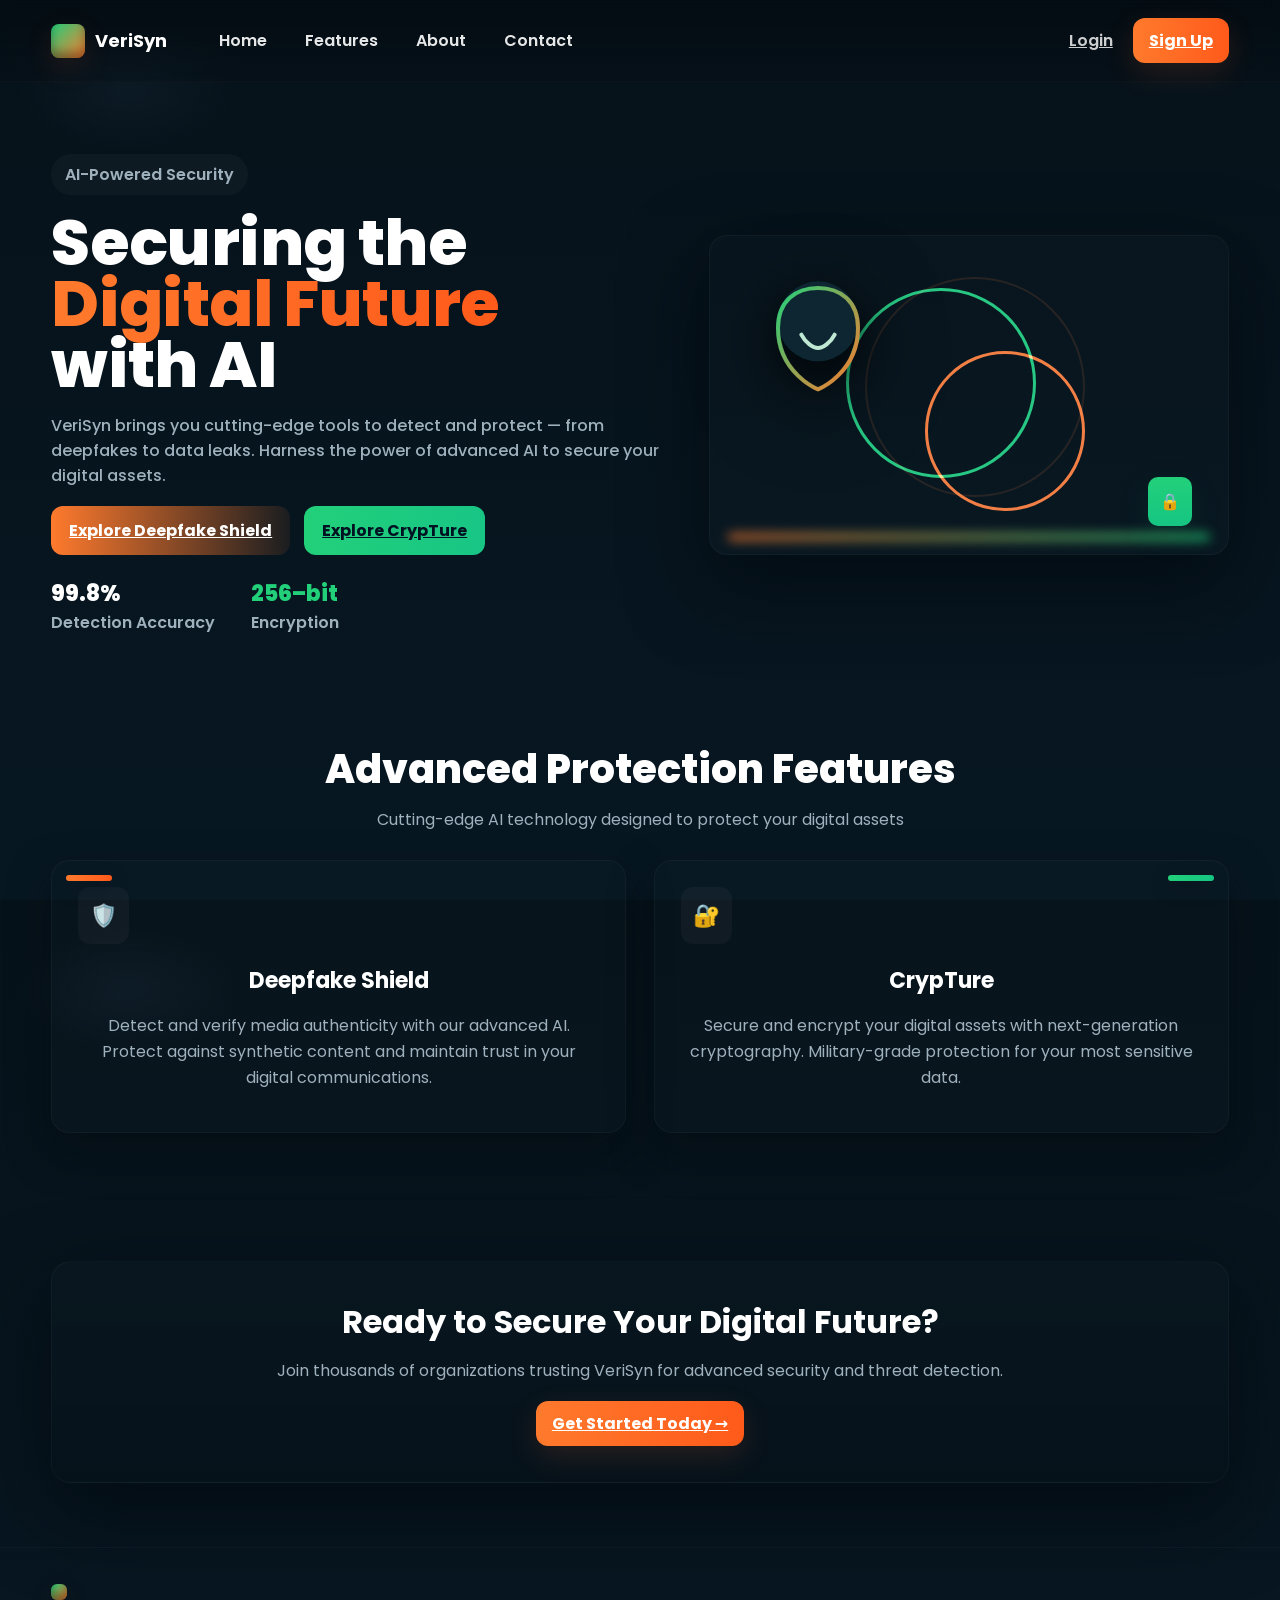
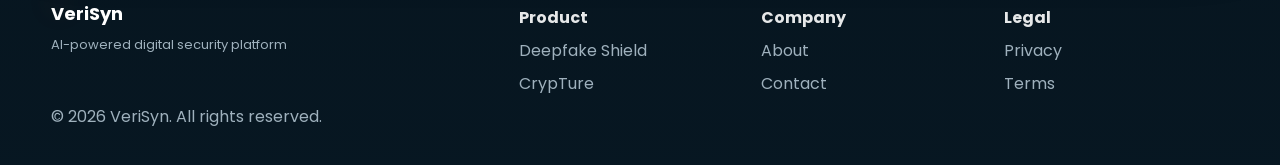
<file: index.html>
<!doctype html>
<html lang="en">
<head>
  <meta charset="utf-8" />
  <meta name="viewport" content="width=device-width,initial-scale=1" />
  <title>VeriSyn — Securing the Digital Future</title>

  <!-- Poppins -->
  <link href="https://fonts.googleapis.com/css2?family=Poppins:wght@300;400;500;600;700;800&display=swap" rel="stylesheet">

  <link rel="stylesheet" href="css/landing_page.css">
</head>
<body>
  <!-- NAV -->
  <header class="site-header">
    <div class="container header-inner">
      <div class="brand">
        <div class="logo-dot" aria-hidden="true"></div>
        <span class="brand-text">VeriSyn</span>
      </div>

      <nav id="mainNav" class="main-nav" aria-label="Main navigation">
        <a href="#home" class="nav-link">Home</a>
        <a href="feature.html" class="nav-link">Features</a>
        <a href="about.html" class="nav-link">About</a>
        <a href="contact.html" class="nav-link">Contact</a>
      </nav>

      <div class="header-actions">
    <a class="link-btn" href="login.html">Login</a>
    <a class="btn btn-primary" href="signup.html">Sign Up</a>

    <button id="mobileToggle" class="mobile-toggle" aria-label="Toggle menu" aria-expanded="false">
        <span></span><span></span><span></span>
    </button>
</div>

    </div>
  </header>

  <!-- MAIN -->
  <main>
    <!-- HERO -->
    <section id="home" class="hero">
      <div class="container hero-grid">
        <div class="hero-left">
          <div class="pill">AI-Powered Security</div>

          <h1 class="hero-title">
            Securing the <span class="accent">Digital Future</span><br/>with AI
          </h1>

          <p class="hero-sub">
            VeriSyn brings you cutting-edge tools to detect and protect — from deepfakes to data leaks.
            Harness the power of advanced AI to secure your digital assets.
          </p>

          <div class="hero-cta">
            <a class="btn btn-ghost" href="home.html">Explore Deepfake Shield </a>
            <a class="btn btn-green" href="upload.html">Explore CrypTure </a>
          </div>

          <div class="hero-stats">
            <div class="stat">
              <div class="stat-value">99.8%</div>
              <div class="stat-label">Detection Accuracy</div>
            </div>
            <div class="stat">
              <div class="stat-value green">256–bit</div>
              <div class="stat-label">Encryption</div>
            </div>
          </div>
        </div>

        <div class="hero-right" aria-hidden="true">
          <div class="device-mock">
            <!-- animated background rings -->
            <div class="rings">
              <div class="ring r1"></div>
              <div class="ring r2"></div>
              <div class="ring r3"></div>
            </div>

            <!-- shield svg -->
            <svg class="shield" viewBox="0 0 240 240" xmlns="http://www.w3.org/2000/svg" aria-hidden>
              <defs>
                <linearGradient id="g1" x1="0" x2="1" y1="0" y2="1">
                  <stop offset="0" stop-color="#22d07a"/>
                  <stop offset="1" stop-color="#ff7a2d"/>
                </linearGradient>
                <filter id="ds" x="-50%" y="-50%" width="200%" height="200%">
                  <feDropShadow dx="0" dy="20" stdDeviation="30" flood-color="#000" flood-opacity="0.5"/>
                </filter>
              </defs>

              <g filter="url(#ds)">
                <circle cx="120" cy="86" r="60" fill="#0b2833" opacity="0.98"/>
                <path d="M120 36c34 0 60 20 60 60 0 68-60 92-60 92s-60-24-60-92c0-40 26-60 60-60z"
                      fill="none" stroke="url(#g1)" stroke-width="6" stroke-linecap="round" stroke-linejoin="round"/>
                <path d="M95 106c6 12 18 20 25 20s19-8 25-20" fill="none" stroke="#bfe8d2" stroke-width="6" stroke-linecap="round"/>
              </g>
            </svg>

            <div class="lock-badge">🔒</div>
            <div class="device-bottom-glow"></div>
          </div>
        </div>
      </div>
    </section>

    <!-- FEATURES -->
    <section id="features" class="features">
      <div class="container features-inner">
        <h2 class="section-title">Advanced Protection Features</h2>
        <p class="section-sub">Cutting-edge AI technology designed to protect your digital assets</p>

        <div class="cards-grid">
          <article class="card card-orange">
            <div class="card-top">
              <div class="card-icon">🛡️</div>
            </div>
            <h3>Deepfake Shield</h3>
            <p>Detect and verify media authenticity with our advanced AI. Protect against synthetic content and maintain trust in your digital communications.</p>
          </article>

          <article class="card card-green">
            <div class="card-top">
              <div class="card-icon">🔐</div>
            </div>
            <h3>CrypTure</h3>
            <p>Secure and encrypt your digital assets with next-generation cryptography. Military-grade protection for your most sensitive data.</p>
          </article>
        </div>
      </div>
    </section>

    <!-- CTA -->
    <section class="cta">
      <div class="container cta-inner">
        <h2>Ready to Secure Your Digital Future?</h2>
        <p>Join thousands of organizations trusting VeriSyn for advanced security and threat detection.</p>
        <div class="cta-actions">
          <a class="btn btn-primary large" href="#">Get Started Today →</a>
        </div>
      </div>
    </section>

    <!-- FOOTER -->
    <footer id="contact" class="site-footer">
      <div class="container footer-grid">
        <div class="f-col">
          <div class="brand-small"><div class="logo-dot small"></div><span class="brand-text">VeriSyn</span></div>
          <p class="muted">AI-powered digital security platform</p>
        </div>

        <div class="f-col">
          <h4>Product</h4>
          <a href="#">Deepfake Shield</a>
          <a href="#">CrypTure</a>
        </div>

        <div class="f-col">
          <h4>Company</h4>
          <a href="#">About</a>
          <a href="#">Contact</a>
        </div>

        <div class="f-col">
          <h4>Legal</h4>
          <a href="#">Privacy</a>
          <a href="#">Terms</a>
        </div>
      </div>

      <div class="container copyright">
        © <span id="year"></span> VeriSyn. All rights reserved.
      </div>
    </footer>
  </main>

  <script src="js/landing_page.js"></script>
</body>
</html>
</file>
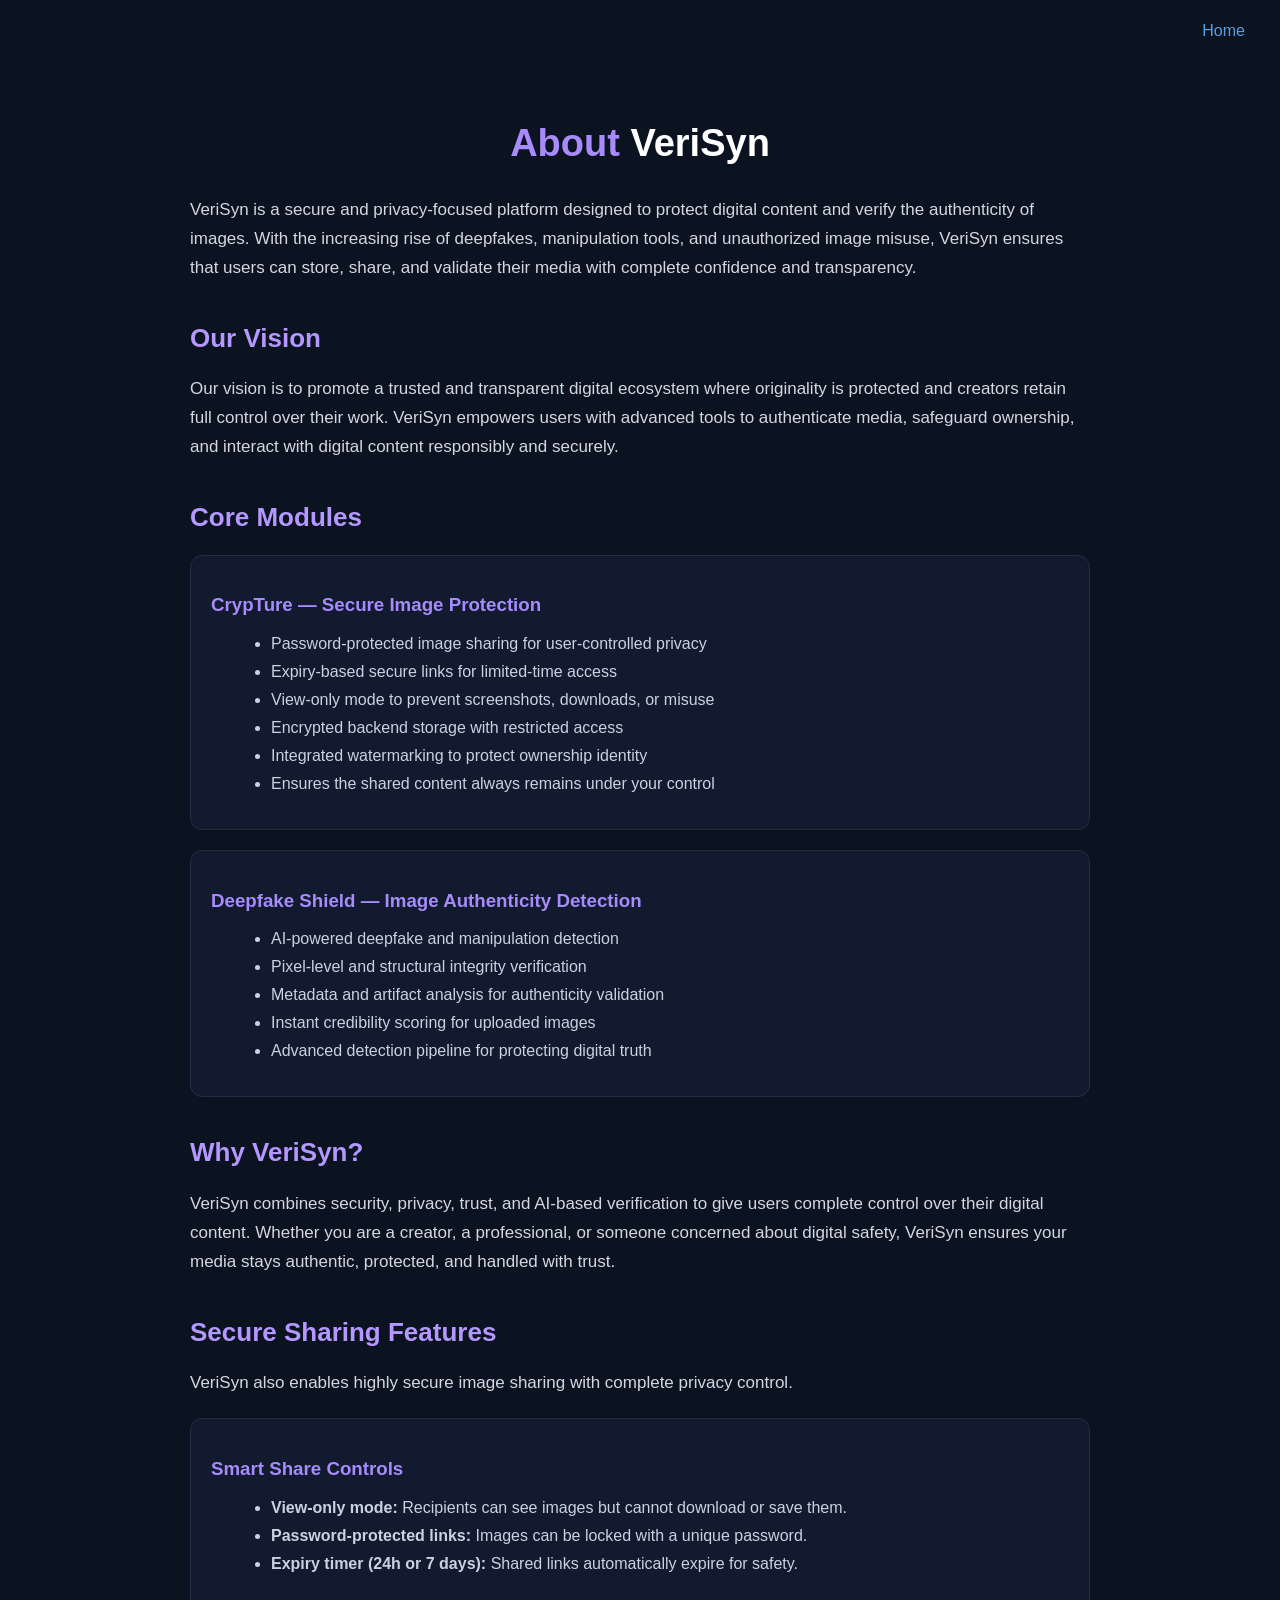
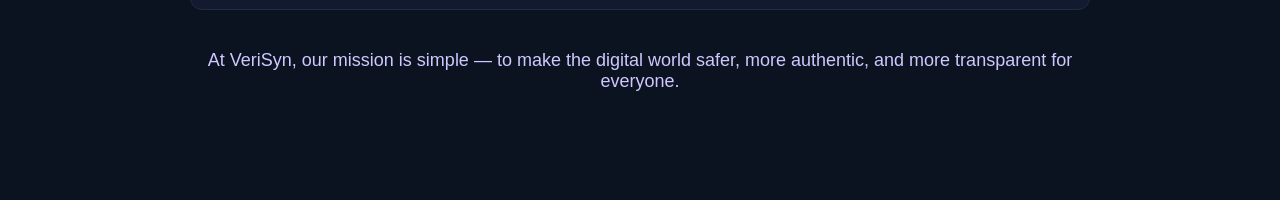
<file: about.html>
<!DOCTYPE html>
<html lang="en">

<head>
    <meta charset="UTF-8">
    <meta name="viewport" content="width=device-width, initial-scale=1.0">
    <title>About VeriSyn</title>
    <link rel="stylesheet" href="css/about.css">
</head>

<body>

    <!-- NAVBAR -->

    <!-- TOP RIGHT HOME -->
    <div class="top-nav">
        <a href="index.html">Home</a>
    </div>


    <!-- <nav class="navbar">
        <div class="logo">Verisyn</div>

        <div class="nav-links">
            <a href="index.html" class="header-btn">Home</a>
            <a href="about.html" class="header-btn active">About</a>
            <a href="login.html" class="btn-login">Login</a>
            <a href="signup.html" class="btn-signup">Sign Up</a>
        </div>
    </nav> -->

    <!-- ABOUT SECTION -->
    <section class="about-container">

        <h1 class="title"><span>About</span> VeriSyn</h1>

        <p class="about-text">
            VeriSyn is a secure and privacy-focused platform designed to protect digital content
            and verify the authenticity of images. With the increasing rise of deepfakes,
            manipulation tools, and unauthorized image misuse, VeriSyn ensures that users can
            store, share, and validate their media with complete confidence and transparency.
        </p>

        <h2 class="sub-heading">Our Vision</h2>
        <p class="about-text">
            Our vision is to promote a trusted and transparent digital ecosystem where originality
            is protected and creators retain full control over their work. VeriSyn empowers users with
            advanced tools to authenticate media, safeguard ownership, and interact with digital
            content responsibly and securely.
        </p>

        <h2 class="sub-heading">Core Modules</h2>

        <div class="module">
            <h3>CrypTure — Secure Image Protection</h3>
            <ul>
                <li>Password-protected image sharing for user-controlled privacy</li>
                <li>Expiry-based secure links for limited-time access</li>
                <li>View-only mode to prevent screenshots, downloads, or misuse</li>
                <li>Encrypted backend storage with restricted access</li>
                <li>Integrated watermarking to protect ownership identity</li>
                <li>Ensures the shared content always remains under your control</li>
            </ul>
        </div>

        <div class="module">
            <h3>Deepfake Shield — Image Authenticity Detection</h3>
            <ul>
                <li>AI-powered deepfake and manipulation detection</li>
                <li>Pixel-level and structural integrity verification</li>
                <li>Metadata and artifact analysis for authenticity validation</li>
                <li>Instant credibility scoring for uploaded images</li>
                <li>Advanced detection pipeline for protecting digital truth</li>
            </ul>
        </div>

        <h2 class="sub-heading">Why VeriSyn?</h2>
        <p class="about-text">
            VeriSyn combines security, privacy, trust, and AI-based verification to give users
            complete control over their digital content. Whether you are a creator, a professional,
            or someone concerned about digital safety, VeriSyn ensures your media stays authentic,
            protected, and handled with trust.
        </p>

        <!-- <p class="final-line">
            At VeriSyn, our mission is simple — to make the digital world safer, more authentic,
            and more transparent for everyone.
        </p> -->


        <!-- ⭐ NEW SECTION ADDED (NO CHANGES ABOVE THIS LINE) ⭐ -->
        <h2 class="sub-heading">Secure Sharing Features</h2>
        <p class="about-text">
            VeriSyn also enables highly secure image sharing with complete privacy control.
        </p>

        <div class="module">
            <h3>Smart Share Controls</h3>
            <ul>
                <li><strong>View-only mode:</strong> Recipients can see images but cannot download or save them.</li>
                <li><strong>Password-protected links:</strong> Images can be locked with a unique password.</li>
                <li><strong>Expiry timer (24h or 7 days):</strong> Shared links automatically expire for safety.</li>
            </ul>
        </div>
        <!-- END OF NEW SECTION -->
        <p class="final-line">
            At VeriSyn, our mission is simple — to make the digital world safer, more authentic,
            and more transparent for everyone.
        </p>

    </section>

</body>


</html>
</file>
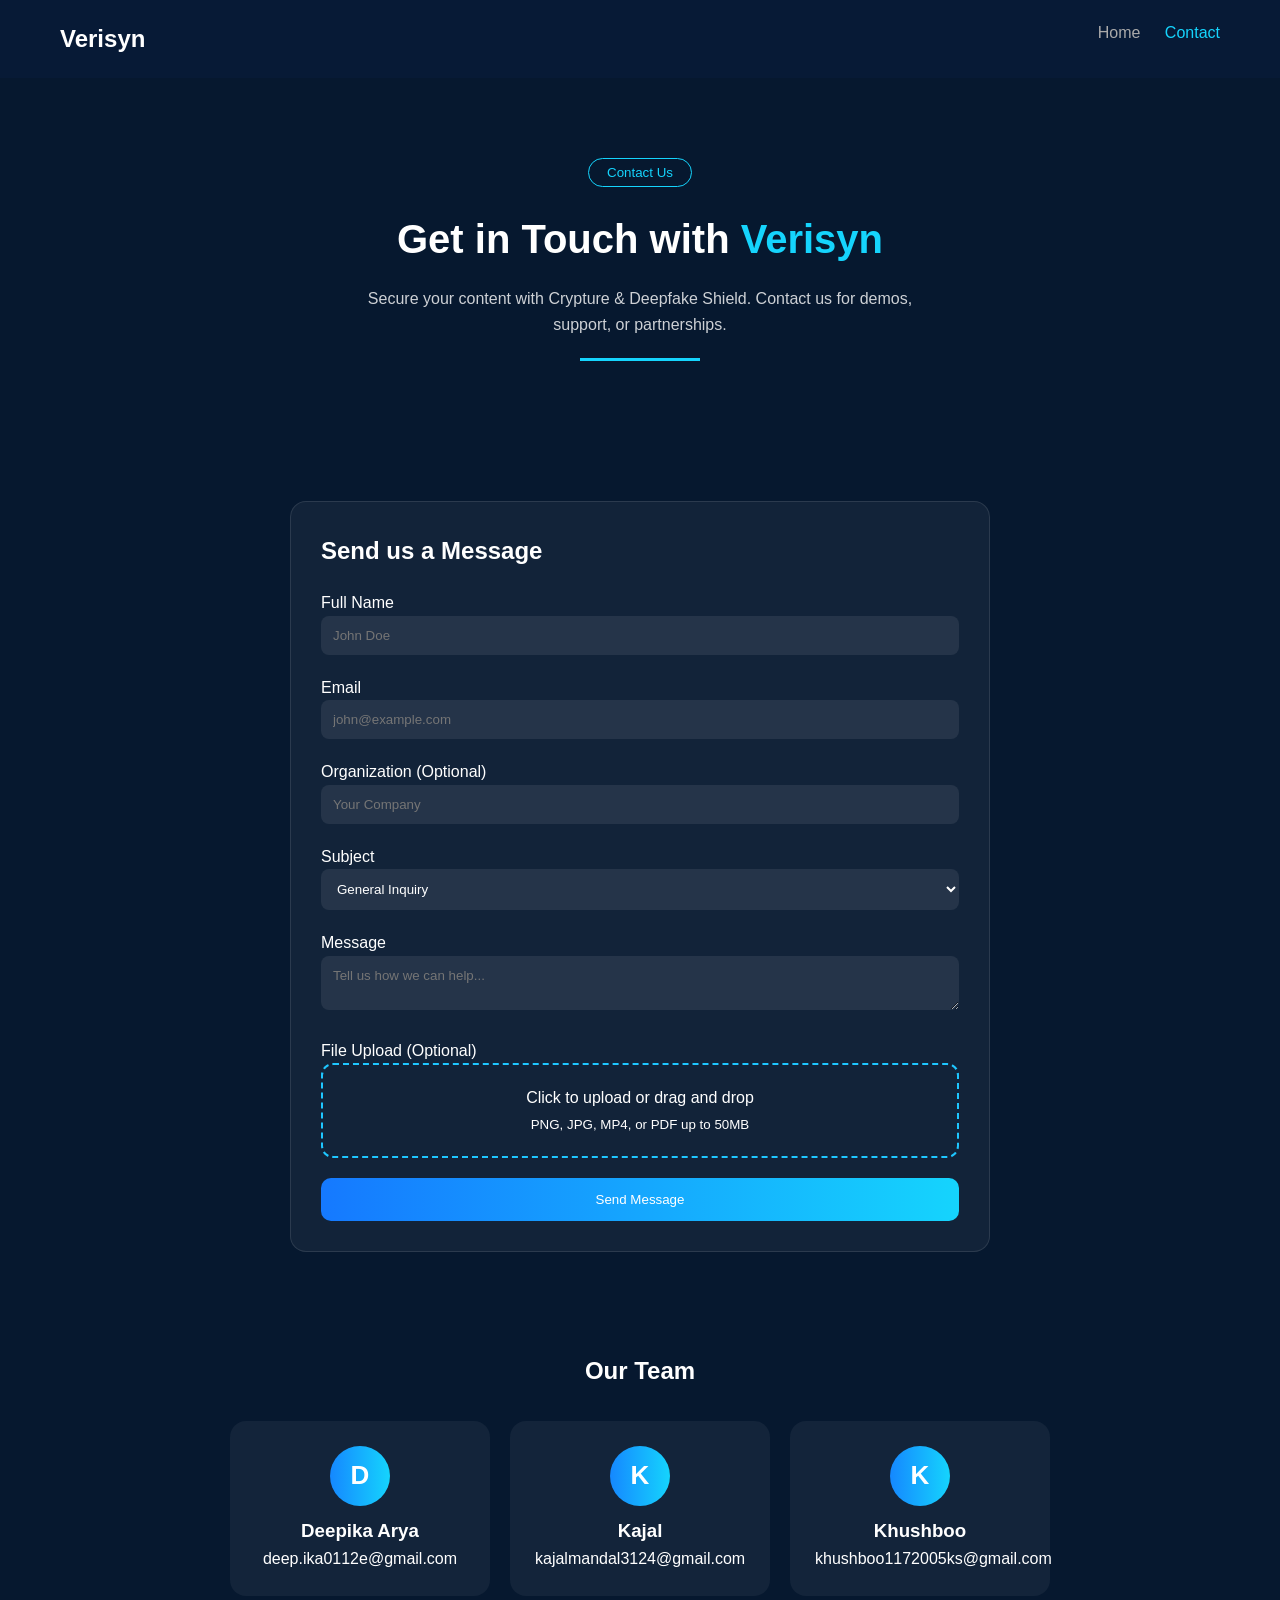
<file: contact.html>
<!DOCTYPE html>
<html lang="en">
<head>
    <meta charset="UTF-8">
    <meta name="viewport" content="width=device-width, initial-scale=1.0">
    <title>Verisyn - Contact</title>
    <link rel="stylesheet" href="css/contact.css">
</head>

<body>

    <!-- Navigation -->
    <header class="navbar">
        <div class="logo">Verisyn</div>
        <nav>
            <a href="index.html">Home</a>
            <a class="active" href="#">Contact</a>
        </nav>
    </header>

    <!-- Hero Section -->
    <section class="contact-hero fadeIn">
        <button class="small-btn">Contact Us</button>
        <h1>Get in Touch with <span>Verisyn</span></h1>
        <p>Secure your content with Crypture & Deepfake Shield. Contact us for demos, support, or partnerships.</p>
        <div class="line"></div>
    </section>

    <!-- Contact Form -->
    <section class="contact-container slideUp">
        <div class="contact-card">
            <h2>Send us a Message</h2>

            <form id="contactForm">
                <label>Full Name</label>
                <input type="text" placeholder="John Doe">

                <label>Email</label>
                <input type="email" placeholder="john@example.com">

                <label>Organization (Optional)</label>
                <input type="text" placeholder="Your Company">

                <label>Subject</label>
                <select>
                    <option>General Inquiry</option>
                    <option>Product Support</option>
                    <option>Demo Request</option>
                </select>

                <label>Message</label>
                <textarea placeholder="Tell us how we can help..."></textarea>

                <label>File Upload (Optional)</label>
                <div class="upload-box" id="uploadBox">
                    Click to upload or drag and drop  
                    <br>
                    <small>PNG, JPG, MP4, or PDF up to 50MB</small>
                    <input type="file" id="fileInput">
                </div>

                <button type="submit" class="send-btn">Send Message</button>
            </form>
        </div>
    </section>

    <!-- Team Section -->
    <section class="team-section fadeIn">
        <h2>Our Team</h2>

        <div class="team-grid">
            <div class="team-card">
                <div class="avatar">D</div>
                <h3>Deepika Arya</h3>
                <p>deep.ika0112e@gmail.com</p>
            </div>

            <div class="team-card">
                <div class="avatar">K</div>
                <h3>Kajal</h3>
                <p>kajalmandal3124@gmail.com</p>
            </div>

            <div class="team-card">
                <div class="avatar">K</div>
                <h3>Khushboo</h3>
                <p>khushboo1172005ks@gmail.com</p>
            </div>
        </div>
    </section>

    <script src="js/contact.js"></script>
</body>
</html>
</file>
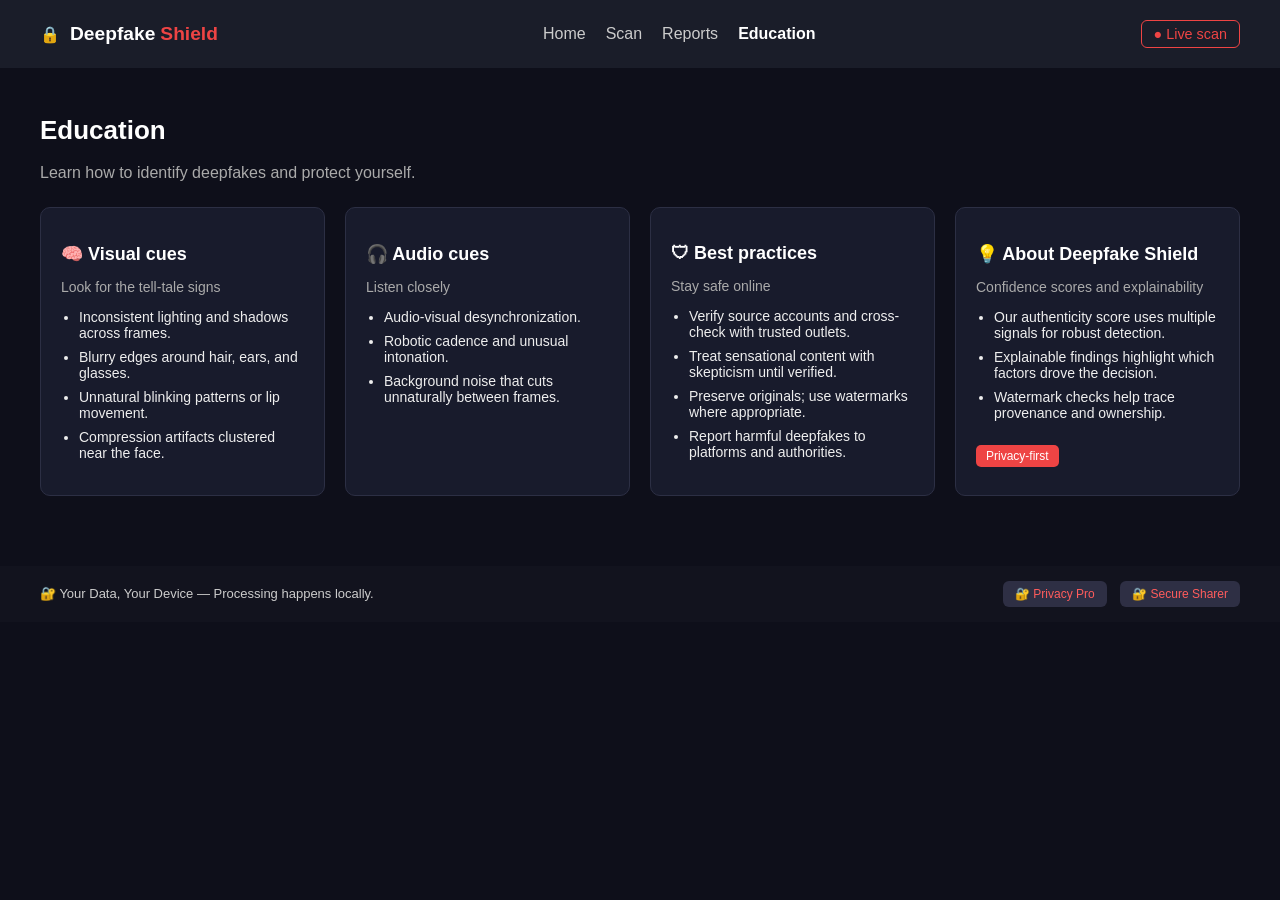
<file: education.html>
<!DOCTYPE html>
<html lang="en">
<head>
  <meta charset="UTF-8" />
  <meta name="viewport" content="width=device-width, initial-scale=1.0" />
  <title>Education - Deepfake Shield</title>
  <link rel="stylesheet" href="css/education.css" />
</head>
<body>
  <!-- Navbar -->
  <nav class="navbar">
  <div class="logo">
    <span class="lock-icon">🔒</span>
    <span class="brand-white">Deepfake</span>
    <span class="brand-red">Shield</span>
  </div>
  <ul class="nav-links">
    <li><a href="home.html">Home</a></li>
    <li><a href="scan.html">Scan</a></li>
    <li><a href="report.html">Reports</a></li>
    <li><a href="education.html" class="active">Education</a></li>
  </ul>
  <button class="live-scan">● Live scan</button>
</nav>
  <main class="content">
    <h1>Education</h1>
    <p class="subtext">Learn how to identify deepfakes and protect yourself.</p>

    <div class="card-grid">
      <div class="card">
        <h2>🧠 Visual cues</h2>
        <p class="desc">Look for the tell-tale signs</p>
        <ul>
          <li>Inconsistent lighting and shadows across frames.</li>
          <li>Blurry edges around hair, ears, and glasses.</li>
          <li>Unnatural blinking patterns or lip movement.</li>
          <li>Compression artifacts clustered near the face.</li>
        </ul>
      </div>

      <div class="card">
        <h2>🎧 Audio cues</h2>
        <p class="desc">Listen closely</p>
        <ul>
          <li>Audio-visual desynchronization.</li>
          <li>Robotic cadence and unusual intonation.</li>
          <li>Background noise that cuts unnaturally between frames.</li>
        </ul>
      </div>

      <div class="card">
        <h2>🛡 Best practices</h2>
        <p class="desc">Stay safe online</p>
        <ul>
          <li>Verify source accounts and cross-check with trusted outlets.</li>
          <li>Treat sensational content with skepticism until verified.</li>
          <li>Preserve originals; use watermarks where appropriate.</li>
          <li>Report harmful deepfakes to platforms and authorities.</li>
        </ul>
      </div>

      <div class="card">
        <h2>💡 About Deepfake Shield</h2>
        <p class="desc">Confidence scores and explainability</p>
        <ul>
          <li>Our authenticity score uses multiple signals for robust detection.</li>
          <li>Explainable findings highlight which factors drove the decision.</li>
          <li>Watermark checks help trace provenance and ownership.</li>
        </ul>
        <button class="badge">Privacy-first</button>
      </div>
    </div>
  </main>

  <footer class="footer">
    <span>🔐 Your Data, Your Device — Processing happens locally.</span>
    <div class="footer-buttons">
      <button class="btn">🔐 Privacy Pro</button>
      <button class="btn">🔐 Secure Sharer</button>
    </div>
  </footer>

  <script src="js/education.js"></script>
</body>
</html>
</file>
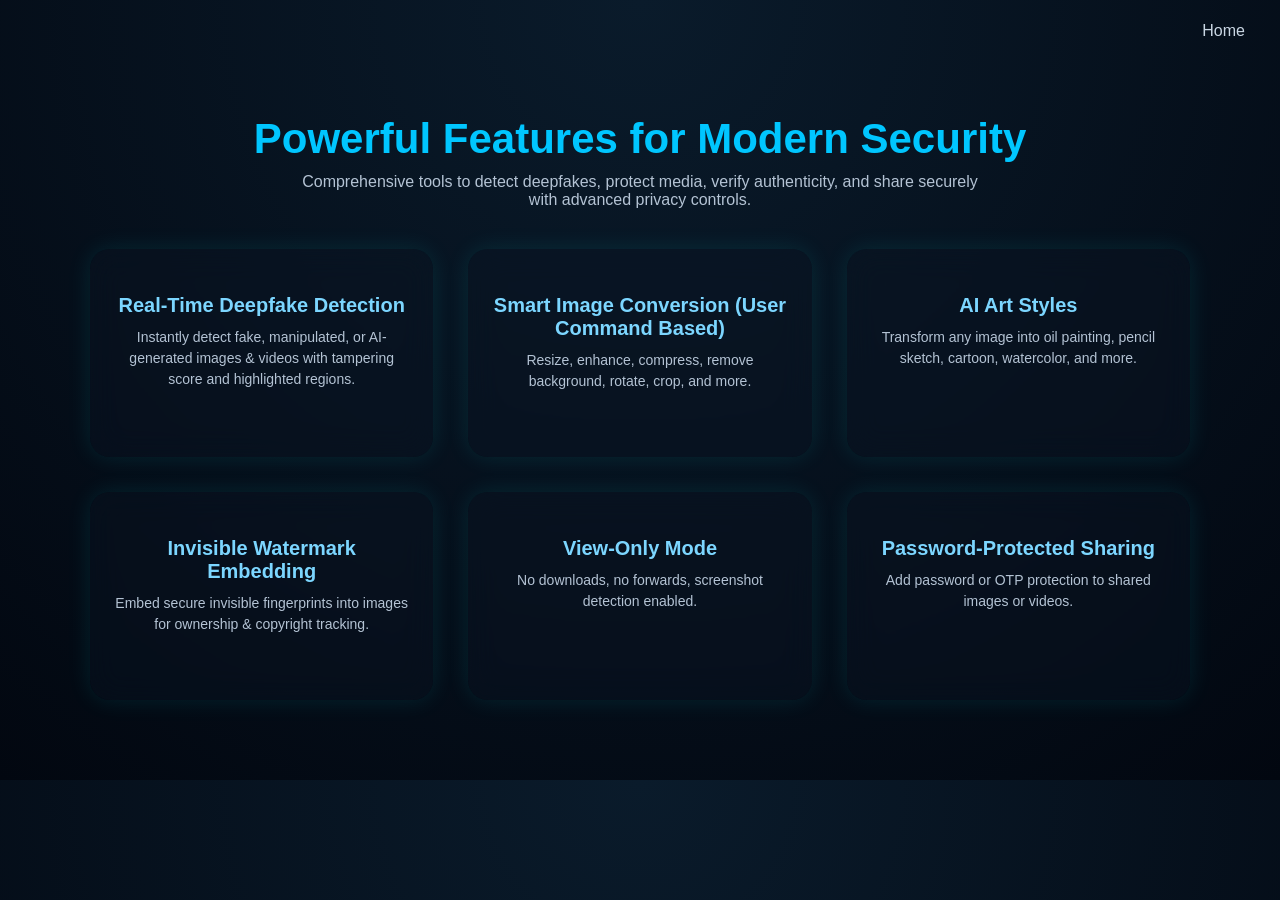
<file: feature.html>
<!DOCTYPE html>
<html lang="en">
<head>
    <meta charset="UTF-8">
    <meta name="viewport" content="width=device-width, initial-scale=1.0">
    <title>VeriSyn | Features</title>
    <link rel="stylesheet" href="css/feature.css">
</head>

<body>

    <!-- TOP RIGHT HOME -->
    <div class="top-nav">
        <a href="index.html">Home</a>
    </div>

    <section class="features-wrapper">

        <h1>Powerful Features for Modern Security</h1>
        <p>Comprehensive tools to detect deepfakes, protect media, verify authenticity, and share securely with advanced privacy controls.</p>

        <div class="features-grid">

            <div class="feature-card">
                <h3>Real-Time Deepfake Detection</h3>
                <p>Instantly detect fake, manipulated, or AI-generated images & videos with tampering score and highlighted regions.</p>
            </div>

            <div class="feature-card">
                <h3>Smart Image Conversion (User Command Based)</h3>
                <p>Resize, enhance, compress, remove background, rotate, crop, and more.</p>
            </div>

            <div class="feature-card">
                <h3>AI Art Styles</h3>
                <p>Transform any image into oil painting, pencil sketch, cartoon, watercolor, and more.</p>
            </div>

            <div class="feature-card">
                <h3>Invisible Watermark Embedding</h3>
                <p>Embed secure invisible fingerprints into images for ownership & copyright tracking.</p>
            </div>

            <div class="feature-card">
                <h3>View-Only Mode</h3>
                <p>No downloads, no forwards, screenshot detection enabled.</p>
            </div>

            <div class="feature-card">
                <h3>Password-Protected Sharing</h3>
                <p>Add password or OTP protection to shared images or videos.</p>
            </div>

        </div>

    </section>

</body>
</html>
</file>
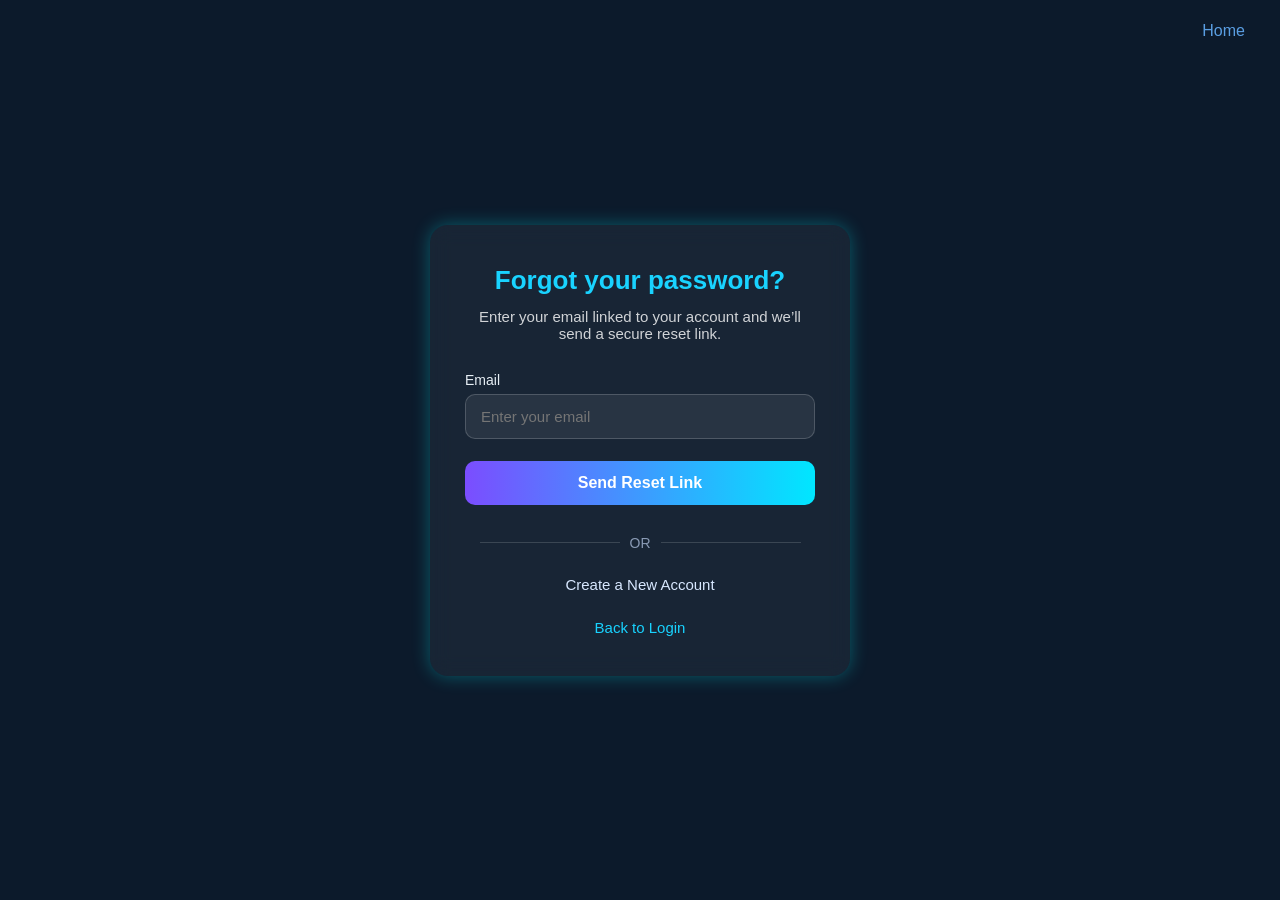
<file: forgot.html>
<!DOCTYPE html>
<html lang="en">

<head>
    <meta charset="UTF-8">
    <meta name="viewport" content="width=device-width, initial-scale=1.0">
    <title>VeriSyn - Forgot Password</title>
    <link rel="stylesheet" href="css/forgot.css">
</head>

<body>

      <!-- NAVBAR -->

    <!-- TOP RIGHT HOME -->
    <div class="top-nav">
        <a href="index.html">Home</a>
    </div>

    <div class="container">
        <div class="box">

            

            <h2 class="title">Forgot your password?</h2>
            <p class="subtitle">
                Enter your email linked to your account and we’ll send a secure reset link.
            </p>

            <label>Email</label>
            <input type="email" placeholder="Enter your email" class="input">

            <button class="btn">Send Reset Link</button>

            <div class="divider">
                <span></span> OR <span></span>
            </div>

            <a href="signup.html" class="link">Create a New Account</a>

            <a href="login.html" class="back">
                 Back to Login
            </a>

        </div>
    </div>

</body>

</html>
</file>
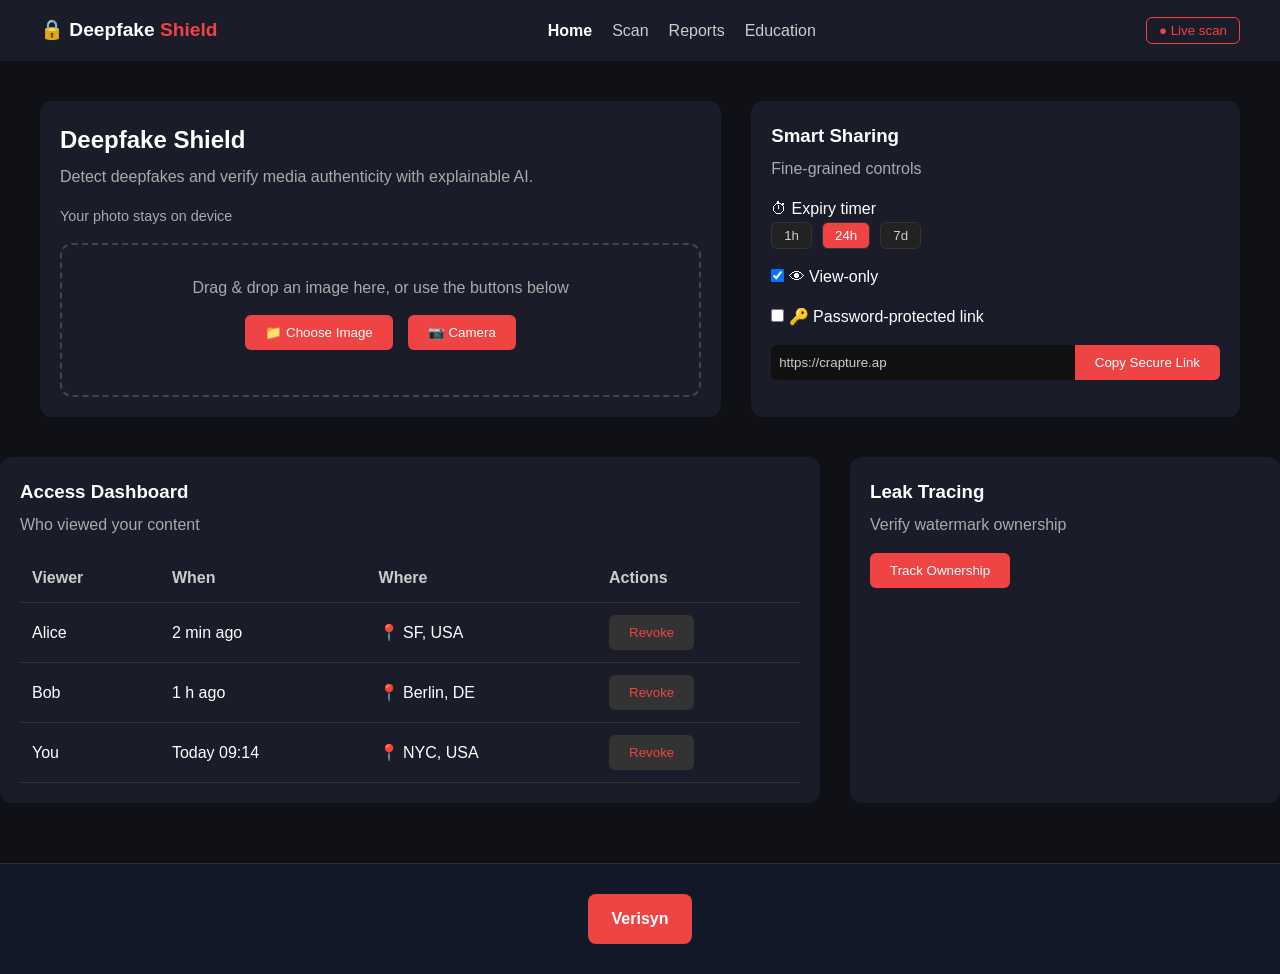
<file: home.html>
<!DOCTYPE html>
<html lang="en">
<head>
  <meta charset="UTF-8">
  <meta name="viewport" content="width=device-width, initial-scale=1.0">
  <title>Deepfake Shield</title>
  <link rel="stylesheet" href="css/style.css">
</head>
<body>
  <!-- Navbar -->
  <nav class="navbar">
    <div class="logo">🔒 Deepfake <span>Shield</span></div>
    <ul class="nav-links">
      <li><a href="index.html" class="active">Home</a></li>
      <li><a href="scan.html">Scan</a></li>
      <li><a href="report.html">Reports</a></li>
      <li><a href="education.html">Education</a></li>
    </ul>

    <button class="live-scan">● Live scan</button>
  </nav>

  <!-- Main Section -->
  <section class="container">
    <!-- Upload Box -->
    <div class="upload-box">
      <h2>Deepfake Shield</h2>
      <p>Detect deepfakes and verify media authenticity with explainable AI.</p>
      
      <div class="upload">
        <p class="note">Your photo stays on device</p>
        <div class="drop-area" id="drop-area">
          <p>Drag & drop an image here, or use the buttons below</p>
          <div class="buttons">
            <input type="file" id="fileInput" hidden>
            <button class="btn" id="chooseBtn">📁 Choose Image</button>
            <button class="btn">📷 Camera</button>
          </div>
          <p id="fileName" class="file-name"></p>
        </div>
      </div>
    </div>

    <!-- Sharing Box -->
    <div class="sharing-box">
      <h3>Smart Sharing</h3>
      <p>Fine-grained controls</p>

      <div class="control">
        <label>⏱ Expiry timer</label>
        <div class="timer-options" id="timerOptions">
          <button data-time="1h">1h</button>
          <button class="active" data-time="24h">24h</button>
          <button data-time="7d">7d</button>
        </div>
      </div>

      <div class="control">
        <label><input type="checkbox" id="viewOnly" checked> 👁 View-only</label>
      </div>

      <div class="control">
        <label><input type="checkbox" id="passwordToggle"> 🔑 Password-protected link</label>
      </div>

      <div class="link-box">
        <input type="text" id="secureLink" value="https://crapture.ap" readonly>
        <button class="btn copy" id="copyBtn">Copy Secure Link</button>
      </div>
      <p id="copyMsg" class="copy-msg"></p>
    </div>
  </section>

    <!-- Add this section BELOW your Sharing Box inside <section class="container"> -->
  
  <div class="dashboard-container">
    <!-- Access Dashboard -->
    <div class="access-dashboard">
      <h3>Access Dashboard</h3>
      <p>Who viewed your content</p>
      <table>
        <thead>
          <tr>
            <th>Viewer</th>
            <th>When</th>
            <th>Where</th>
            <th>Actions</th>
          </tr>
        </thead>
        <tbody id="viewerTable">
          <tr>
            <td>Alice</td>
            <td>2 min ago</td>
            <td>📍 SF, USA</td>
            <td><button class="btn revoke">Revoke</button></td>
          </tr>
          <tr>
            <td>Bob</td>
            <td>1 h ago</td>
            <td>📍 Berlin, DE</td>
            <td><button class="btn revoke">Revoke</button></td>
          </tr>
          <tr>
            <td>You</td>
            <td>Today 09:14</td>
            <td>📍 NYC, USA</td>
            <td><button class="btn revoke">Revoke</button></td>
          </tr>
        </tbody>
      </table>
    </div>

    <!-- Leak Tracing -->
    <div class="leak-tracing">
      <h3>Leak Tracing</h3>
      <p>Verify watermark ownership</p>
      <button class="btn">Track Ownership</button>
    </div>
  </div>

  <footer class="footer">
  <a href="index.html" class="footer-back-button"> Verisyn </a>
</footer>


  <script src="js/script.js"></script>
</body>
</html>
</file>
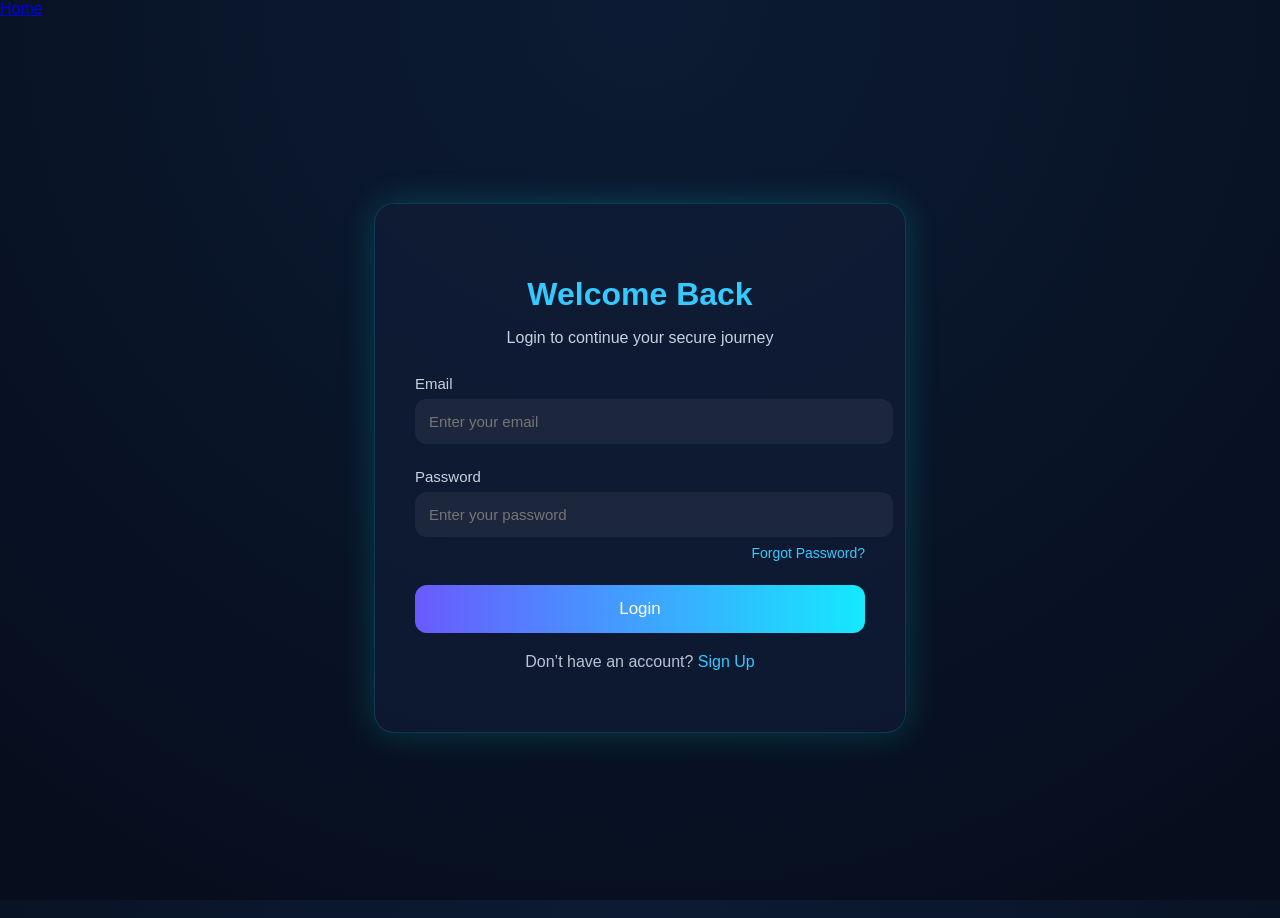
<file: login.html>
<!DOCTYPE html>
<html lang="en">

<head>
    <meta charset="UTF-8">
    <meta name="viewport" content="width=device-width, initial-scale=1.0">
    <title>VeriSyn Login</title>
    <link rel="stylesheet" href="css/login.css">
</head>

<body>

      <!-- NAVBAR -->

    <!-- TOP RIGHT HOME -->
    <div class="top-nav">
        <a href="index.html">Home</a>
    </div>

    <div class="login-wrapper">

        <div class="login-box">

            <h2 class="title">Welcome Back</h2>
            <p class="subtitle">Login to continue your secure journey</p>

            <form>

                <label class="label">Email</label>
                <input type="email" class="input" placeholder="Enter your email">

                <label class="label">Password</label>
                <input type="password" class="input" placeholder="Enter your password">

                <!-- ⭐ FORGET PASSWORD — EXACT ALIGNMENT -->
                <div class="forget">
                    <a href="forgot.html">Forgot Password?</a>
                </div>

                <button class="btn">Login</button>

            </form>

            <p class="signup">Don’t have an account?
                <a href="signup.html">Sign Up</a>
            </p>

        </div>

    </div>

</body>

</html>
</file>
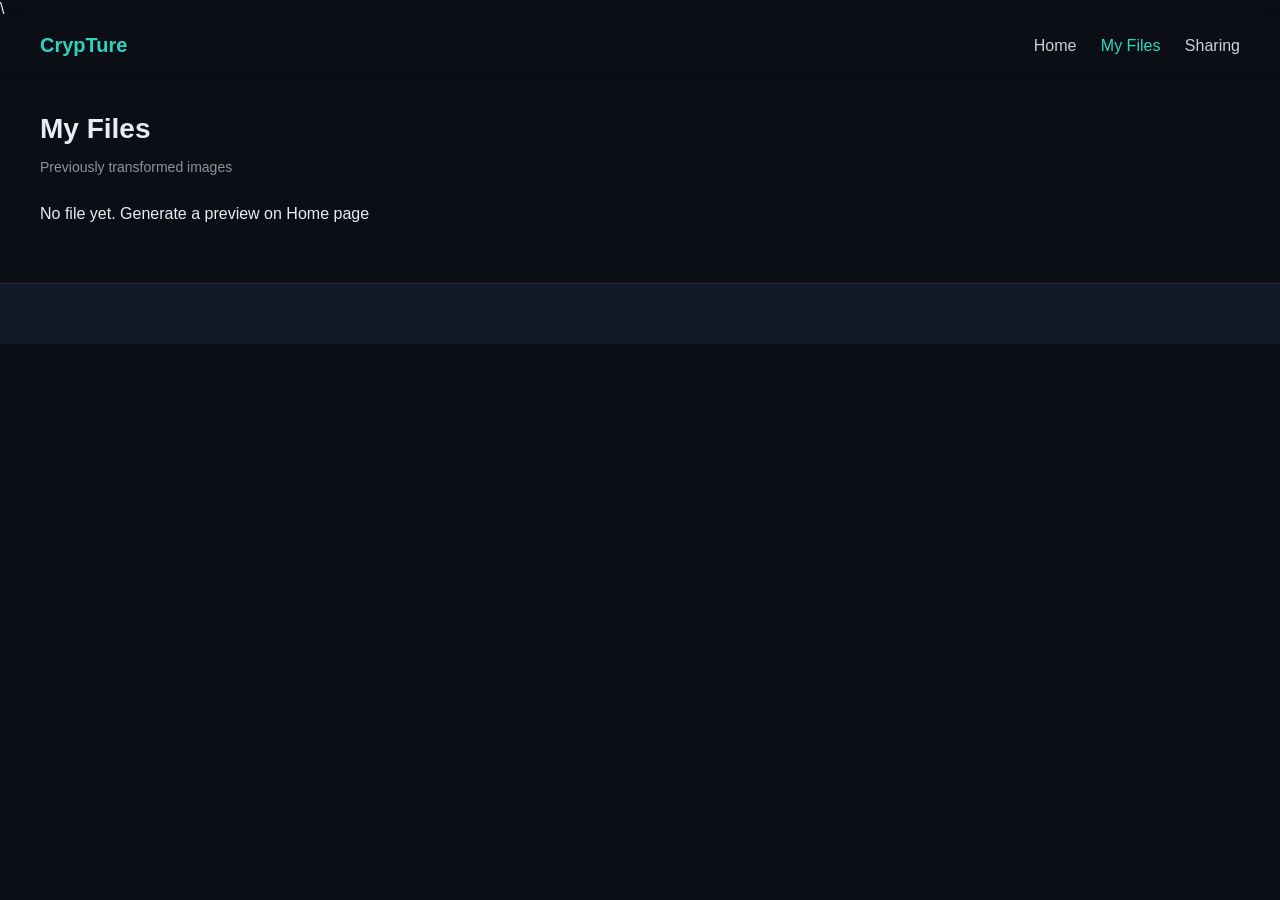
<file: myfile.html>
\<!DOCTYPE html>
<html lang="en">
<head>
  <meta charset="UTF-8">
  <meta name="viewport" content="width=device-width, initial-scale=1.0">
  <title>CrypTure – My Files</title>
  <link rel="stylesheet" href="css/myfile.css">
</head>
<body>
   <header class="navbar">
  <div class="logo">CrypTure</div>
  <nav>
    <a href="upload.html">Home</a>
    <a  class="active" href="myfile.html">My Files</a>
    <a  href="sharing.html">Sharing</a>
  </nav>
 </header>

  <!-- Main Content -->
  <main class="container">
    <h1>My Files</h1>
    <p class="subtitle">Previously transformed images</p>

    <div class="empty-message">
      No file yet. Generate a preview on Home page
    </div>
  </main>

  <!-- Footer -->
  <footer class="footer">
    
  </footer>

  <script src="js/myfile.js"></script>
</body>
</html>
</file>
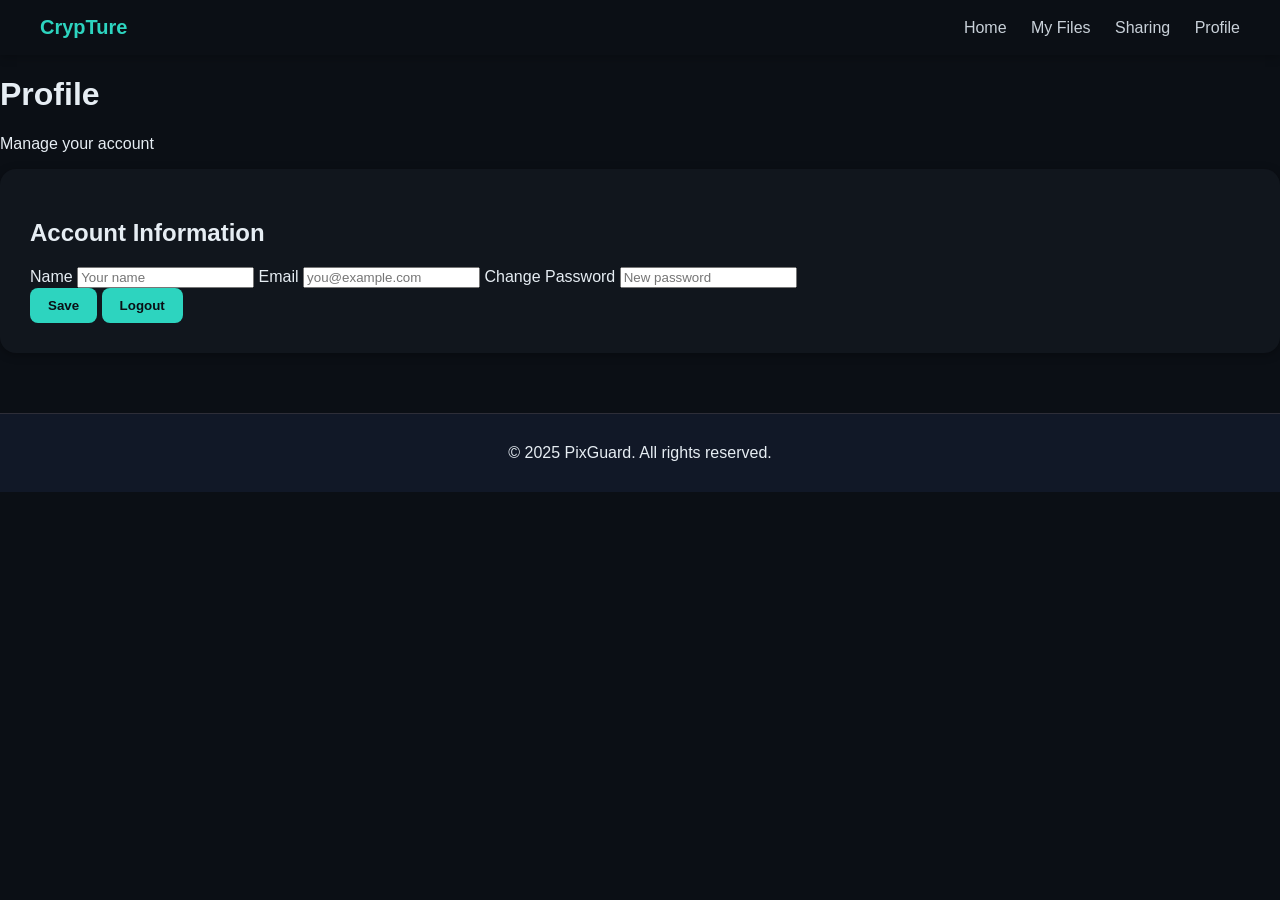
<file: profile.html>
<!DOCTYPE html>
<html lang="en">
<head>
  <meta charset="UTF-8" />
  <meta name="viewport" content="width=device-width, initial-scale=1.0" />
  <title>CrypTure | Profile</title>
  <link rel="stylesheet" href="css/profile.css" />
</head>
<body>
     <header class="navbar">
  <div class="logo"> CrypTure</div>
  <nav>
    <a  href="upload.html">Home</a>
    <a href="myfile.html">My Files</a>
    <a href="sharing.html">Sharing</a>
    <a class="../active" href="profile.html">Profile</a>
  </nav>
 </header>
 <!-- Profile Section -->
  <main class="profile-container">
    <h1>Profile</h1>
    <p class="subtitle">Manage your account</p>

    <div class="profile-card">
      <h2>Account Information</h2>

      <form id="profileForm">
        <label for="name">Name</label>
        <input type="text" id="name" placeholder="Your name" />

        <label for="email">Email</label>
        <input type="email" id="email" placeholder="you@example.com" />

        <label for="password">Change Password</label>
        <input type="password" id="password" placeholder="New password" />

        <div class="btn-group">
          <button type="submit" class="btn save">Save</button>
          <button type="button" class="btn logout" id="logoutBtn">Logout</button>
        </div>
      </form>
    </div>
  </main>

  <footer class="footer">
    © 2025 PixGuard. All rights reserved.
  </footer>

  <script src="js/profile.js"></script>
</body>
</html>
</file>
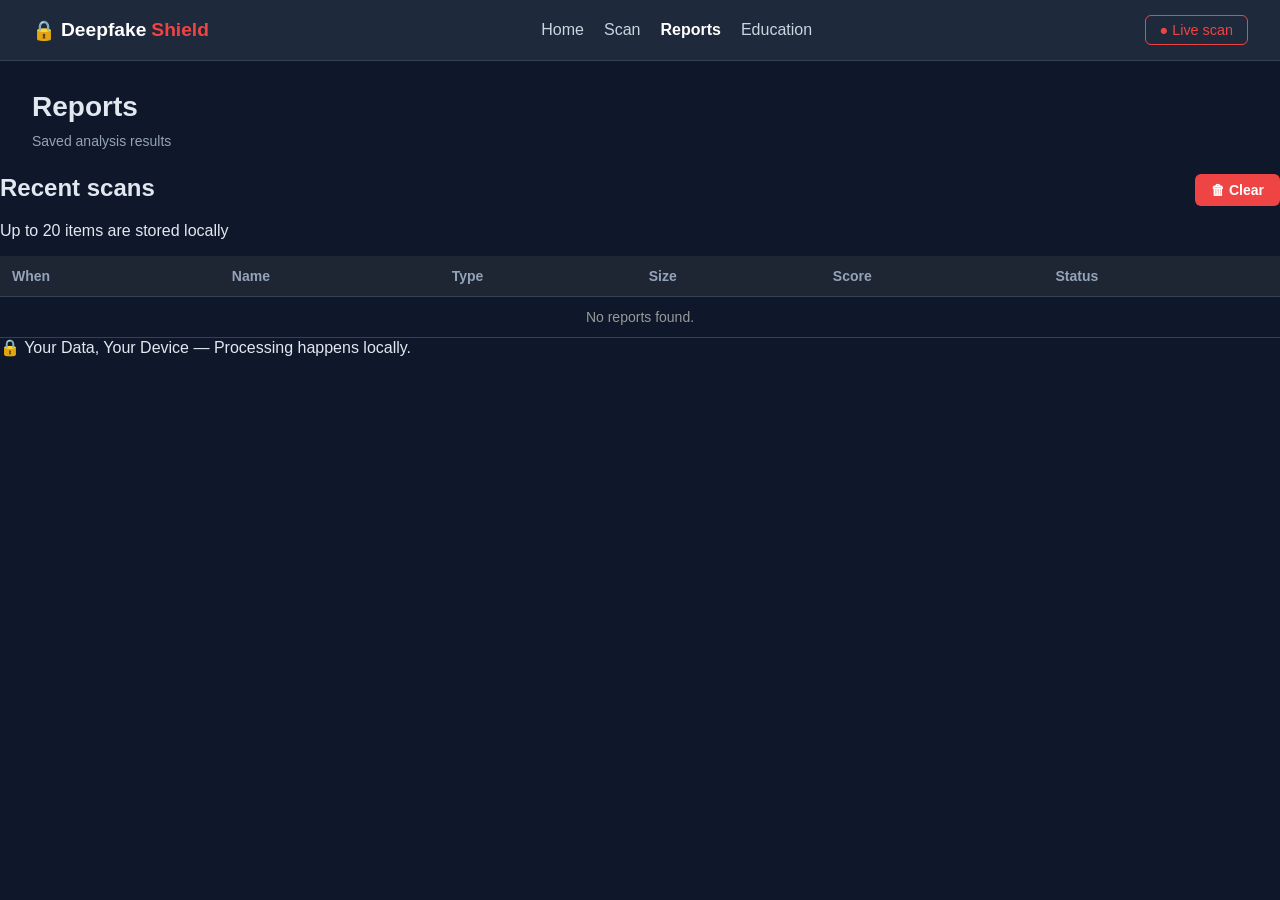
<file: report.html>
<!DOCTYPE html>
<html lang="en">
<head>
  <meta charset="UTF-8" />
  <title>Deepfake Shield - Reports</title>
  <link rel="stylesheet" href="css/report.css">
</head>
<body>

  <!-- Navbar -->
  <nav class="navbar">
  <div class="logo">
    <span class="lock-icon">🔒</span>
    <span class="brand-white">Deepfake</span>
    <span class="brand-red">Shield</span>
  </div>
  <ul class="nav-links">
    <li><a href="home.html">Home</a></li>
    <li><a href="scan.html">Scan</a></li>
    <li><a href="report.html" class="active">Reports</a></li>
    <li><a href="education.html" >Education</a></li>
  </ul>
  <button class="live-scan">● Live scan</button>
</nav>

  <h1>Reports</h1>
  <p class="subtitle">Saved analysis results</p>

  <div class="report-box">
    <h2>
      Recent scans
      <button class="clear-btn" onclick="clearReports()">🗑 Clear</button>
    </h2>
    <p class="note">Up to 20 items are stored locally</p>
    <table id="reportsTable">
      <thead>
        <tr>
          <th>When</th>
          <th>Name</th>
          <th>Type</th>
          <th>Size</th>
          <th>Score</th>
          <th>Status</th>
        </tr>
      </thead>
      <tbody>
        <!-- JS will insert rows here -->
      </tbody>
    </table>
  </div>

  <div class="footer">
    🔒 Your Data, Your Device — Processing happens locally.
  </div>

  <script src="js/report.js"></script>
</body>
</html>
</file>
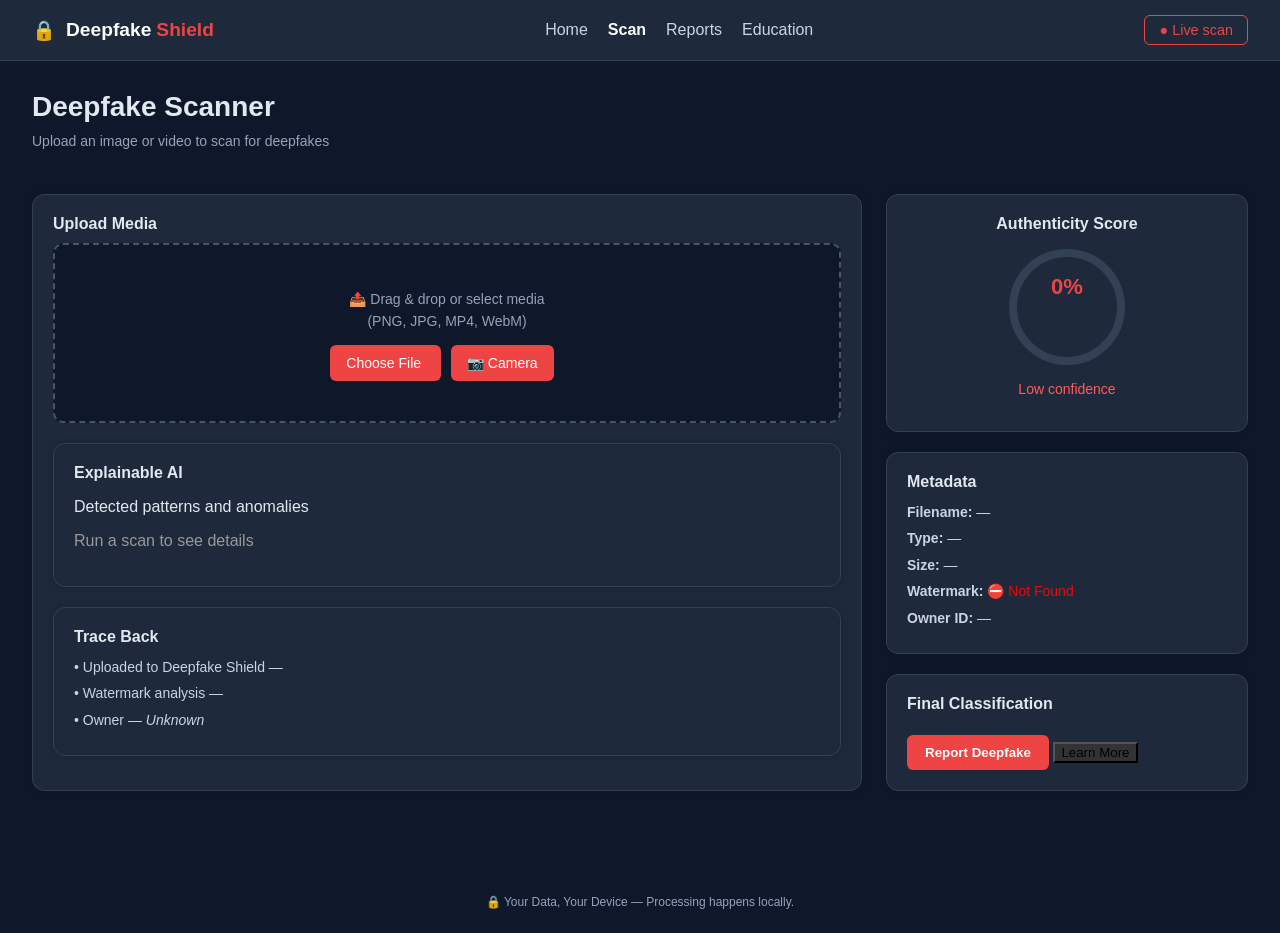
<file: scan.html>
<!DOCTYPE html>
<html lang="en">
<head>
  <meta charset="UTF-8" />
  <title>Deepfake Shield - Scan</title>
  <link rel="stylesheet" href="css/scan.css" />
</head>
<body>

  <!-- Navbar -->
  <nav class="navbar">
  <div class="logo">
    <span class="lock-icon">🔒</span>
    <span class="brand-white">Deepfake</span>
    <span class="brand-red">Shield</span>
  </div>
  <ul class="nav-links">
    <li><a href="home.html">Home</a></li>
    <li><a href="scan.html" class="active">Scan</a></li>
    <li><a href="report.html">Reports</a></li>
    <li><a href="education.html" >Education</a></li>
  </ul>
  <button class="live-scan">● Live scan</button>
</nav>


  <h1>Deepfake Scanner</h1>
  <p class="subtitle">Upload an image or video to scan for deepfakes</p>

  <div class="container">
    <!-- Left -->
    <div class="card">
      <div class="section-title">Upload Media</div>
      <div class="upload-box">
        <p>📤 Drag & drop or select media</p>
        <p>(PNG, JPG, MP4, WebM)</p>
        <div class="buttons">
          <label class="file-btn">
            Choose File
            <input type="file" id="fileInput">
          </label>
          <button onclick="openCamera()">📷 Camera</button>
        </div>
      </div>

      <div class="card" style="margin-top: 20px;">
        <div class="section-title">Explainable AI</div>
        <p>Detected patterns and anomalies</p>
        <p style="color: #999;">Run a scan to see details</p>
      </div>

      <div class="card" style="margin-top: 20px;">
        <div class="section-title">Trace Back</div>
        <div class="trace">
          <p>• Uploaded to Deepfake Shield —</p>
          <p>• Watermark analysis —</p>
          <p>• Owner — <i>Unknown</i></p>
        </div>
      </div>
    </div>

    <!-- Right -->
    <div>
      <div class="card auth-score">
        <div class="section-title">Authenticity Score</div>
        <div class="circle" id="scoreCircle"></div>
        <p id="confidenceText" style="color: #ff5c5c;">Low confidence</p>
      </div>

      <div class="card" style="margin-top: 20px;">
        <div class="section-title">Metadata</div>
        <div class="metadata" id="metaBox">
          <p><strong>Filename:</strong> —</p>
          <p><strong>Type:</strong> —</p>
          <p><strong>Size:</strong> —</p>
          <p><strong>Watermark:</strong> <span style="color: red;">⛔ Not Found</span></p>
          <p><strong>Owner ID:</strong> —</p>
        </div>
      </div>

      <div class="card" style="margin-top: 20px;">
        <div class="section-title">Final Classification</div>
        <button class="badge-btn">Report Deepfake</button>
        <button style="background: #333;">Learn More</button>
      </div>
    </div>
  </div>

  <div class="footer">
    🔒 Your Data, Your Device — Processing happens locally.
  </div>

  <script src="js/scan.js"></script>
</body>
</html>
</file>
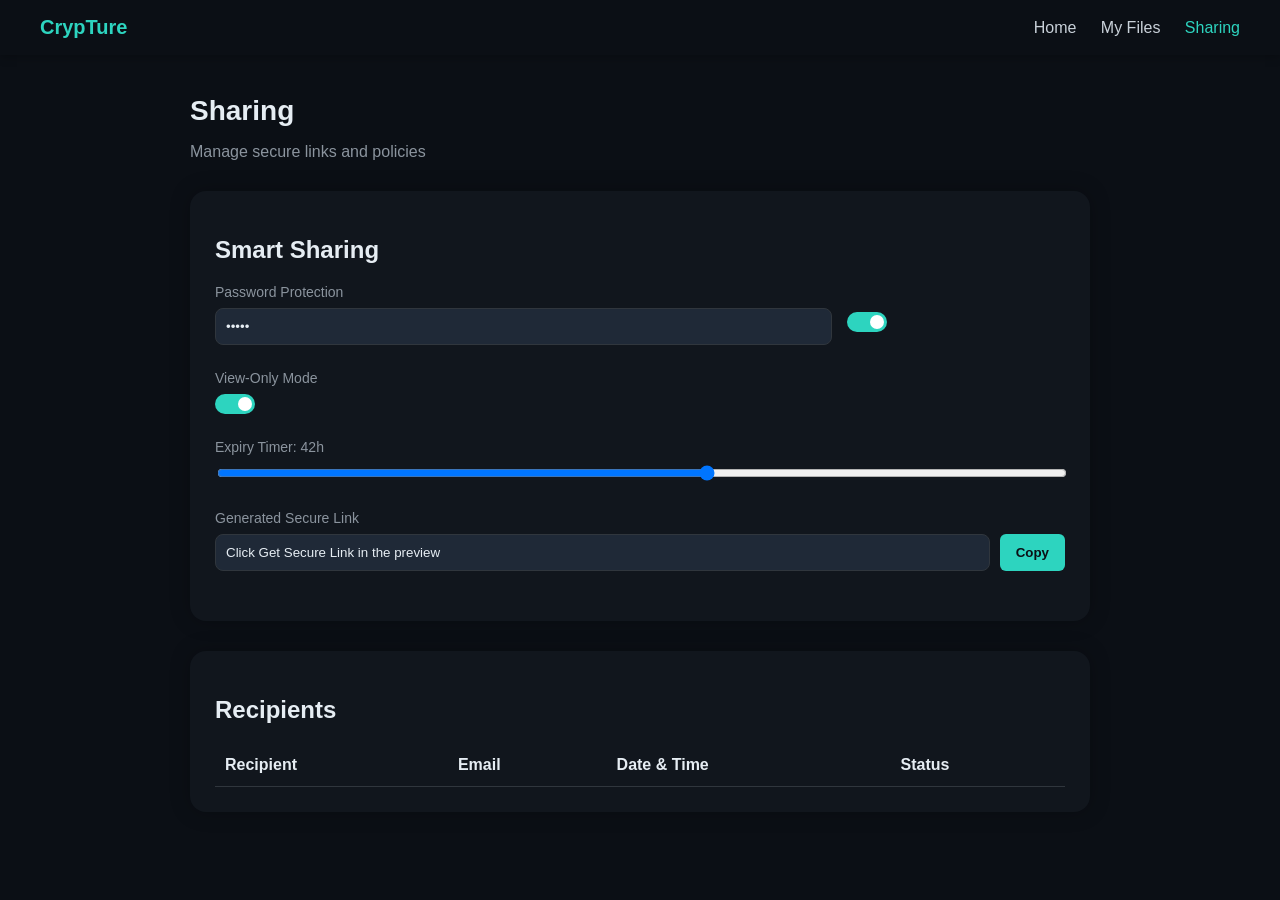
<file: sharing.html>
<!DOCTYPE html>
<html lang="en">
<head>
  <meta charset="UTF-8">
  <meta name="viewport" content="width=device-width, initial-scale=1.0">
  <title>CrypTure - Sharing</title>
  <link rel="stylesheet" href="css/sharing.css">
</head>
<body>
  <header class="navbar">
    <div class="logo">CrypTure</div>
    <nav>
      <a href="upload.html">Home</a>
      <a href="myfile.html">My Files</a>
      <a class="active" href="sharing.html">Sharing</a>
    </nav>
  </header>

  <main class="container">
    <h1>Sharing</h1>
    <p class="subtitle">Manage secure links and policies</p>

    <section class="card">
      <h2>Smart Sharing</h2>

      <div class="form-group">
        <label>Password Protection</label>
        <div class="input-toggle">
          <input type="password" id="password" value="•••••">
          <label class="switch">
            <input type="checkbox" id="passwordToggle" checked>
            <span class="slider round"></span>
          </label>
        </div>
      </div>

      <div class="form-group">
        <label>View-Only Mode</label>
        <label class="switch">
          <input type="checkbox" id="viewOnlyToggle" checked>
          <span class="slider round"></span>
        </label>
      </div>

      <div class="form-group">
        <label for="expiryTimer">Expiry Timer: <span id="expiryValue">42</span>h</label>
        <input type="range" id="expiryTimer" min="1" max="72" value="42">
      </div>

      <div class="form-group">
        <label>Generated Secure Link</label>
        <div class="input-copy">
          <input type="text" id="secureLink" value="Click Get Secure Link in the preview" readonly>
          <button id="copyBtn">Copy</button>
        </div>
      </div>
    </section>

    <section class="card">
      <h2>Recipients</h2>
      <table>
        <thead>
          <tr>
            <th>Recipient</th>
            <th>Email</th>
            <th>Date & Time</th>
            <th>Status</th>
          </tr>
        </thead>
        <tbody>
          <!-- JS can insert rows here -->
        </tbody>
      </table>
    </section>
  </main>
  <script src ="js/sharing.js"></script>
</body>
</html>
</file>
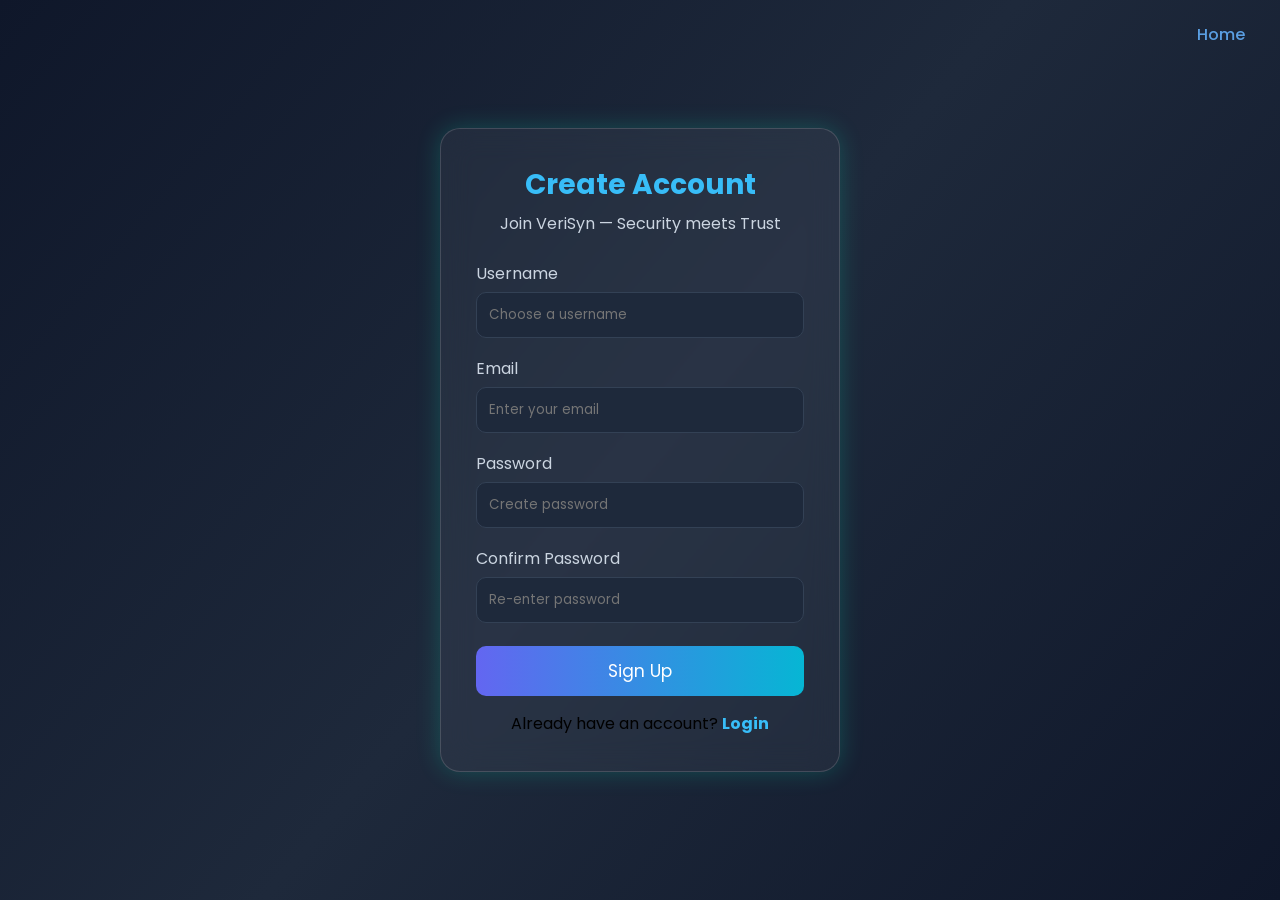
<file: signup.html>
<!DOCTYPE html>
<html lang="en">

<head>
    <meta charset="UTF-8">
    <meta name="viewport" content="width=device-width, initial-scale=1.0">
    <title>VeriSyn Sign Up</title>
    <link rel="stylesheet" href="css/signup.css">
</head>

<body>

    <!-- NAVBAR -->

    <!-- TOP RIGHT HOME -->
    <div class="top-nav">
        <a href="index.html">Home</a>
    </div>

    <div class="wrapper">
        <div class="glass-card">
            <h2>Create Account</h2>
            <p class="subtitle">Join VeriSyn — Security meets Trust</p>

            <form id="signupForm">

                <div class="field">
                    <label>Username</label>
                    <input type="text" id="username" placeholder="Choose a username" required>
                </div>

                <div class="field">
                    <label>Email</label>
                    <input type="email" id="email" placeholder="Enter your email" required>
                </div>

                <div class="field">
                    <label>Password</label>
                    <input type="password" id="password" placeholder="Create password" required>
                </div>

                <div class="field">
                    <label>Confirm Password</label>
                    <input type="password" id="confirmPassword" placeholder="Re-enter password" required>
                </div>

                <button type="submit" class="btn">Sign Up</button>
                <p id="message"></p>

            </form>

            <p class="switch">Already have an account? <a href="login.html">Login</a></p>
        </div>
    </div>

</body>

</html>
</file>
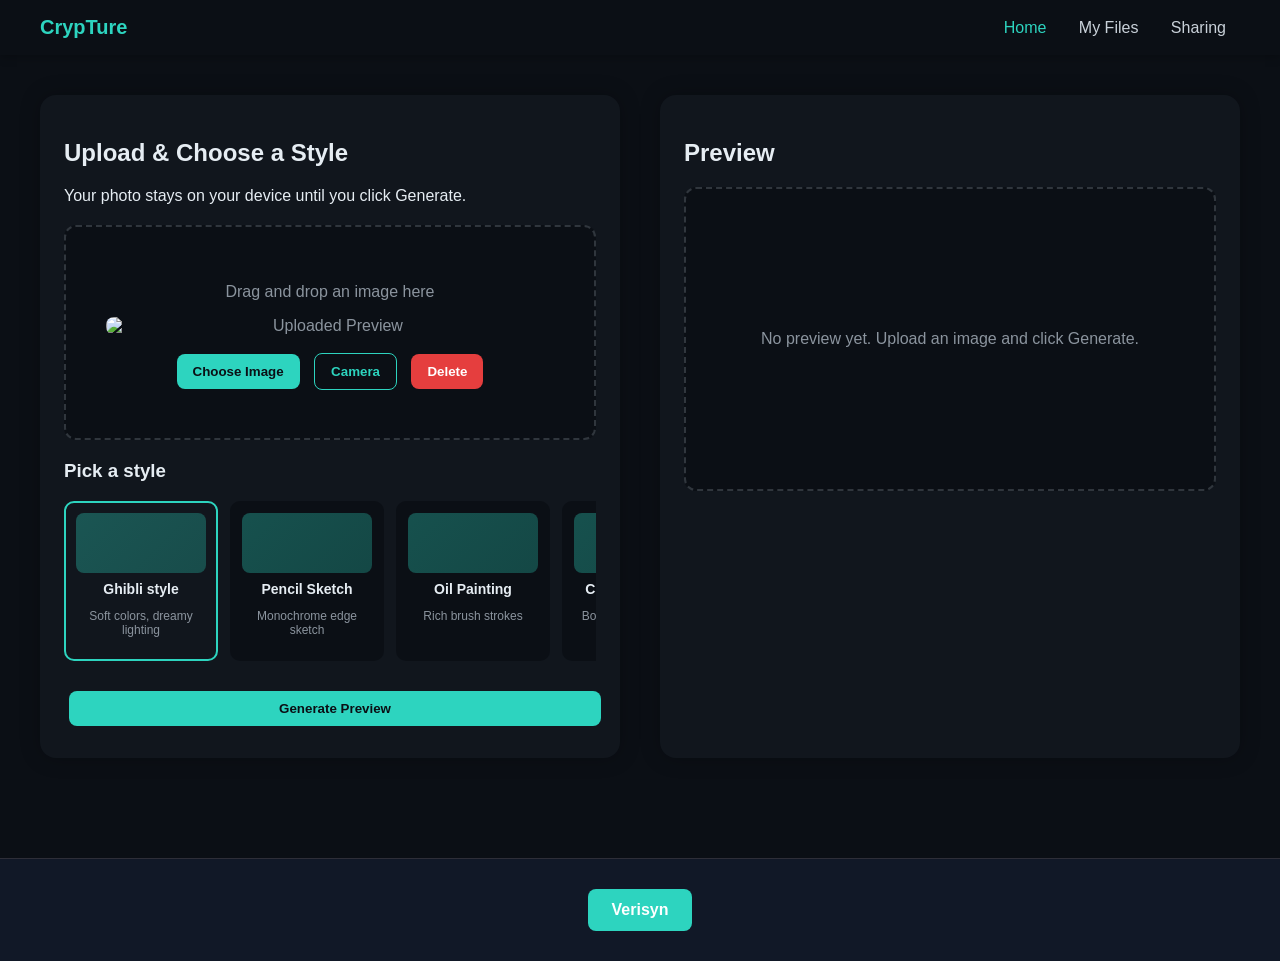
<file: upload.html>
<!DOCTYPE html>
<html lang="en">
<head>
  <meta charset="UTF-8">
  <meta name="viewport" content="width=device-width, initial-scale=1.0">
  <title>CrypTure</title>
  <link rel="stylesheet" href="css/upload.css">
</head>
<body>
   <header class="navbar">
  <div class="logo"> CrypTure</div>
  <nav>
    <a class="active" href="upload.html">Home</a>
    <a href="myfile.html">My Files</a>
    <a href="sharing.html">Sharing</a>
  </nav>
 </header>

  <main class="container">
    <section class="upload-section">
      <h2>Upload & Choose a Style</h2>
      <p>Your photo stays on your device until you click Generate.</p>

      <div class="upload-box" id="uploadBox">
        <p id="uploadText">Drag and drop an image here</p>
        <input type="file" id="fileInput" accept="image/*" hidden>
        <img id="previewImage" class="hidden" alt="Uploaded Preview">
        <div class="upload-actions">
          <button class="btn" id="chooseBtn">Choose Image</button>
          <button class="btn outline" id="cameraBtn">Camera</button>
          <button class="btn danger hidden" id="deleteBtn">Delete</button>
        </div>
      </div>

      <h3>Pick a style</h3>
      <div class="style-options">
        <div class="style-card active"><div class="thumb ghibli"></div><h4>Ghibli style</h4><p>Soft colors, dreamy lighting</p></div>
        <div class="style-card"><div class="thumb sketch"></div><h4>Pencil Sketch</h4><p>Monochrome edge sketch</p></div>
        <div class="style-card"><div class="thumb oil"></div><h4>Oil Painting</h4><p>Rich brush strokes</p></div>
        <div class="style-card"><div class="thumb cartoon"></div><h4>Cartoon Portrait</h4><p>Bold colors, posterize</p></div>
        <div class="style-card"><div class="thumb vintage"></div><h4>Vintage Look</h4><p>Sepia film mood</p></div>
      </div>

      <button class="btn generate">Generate Preview</button>
    </section>

    <section class="preview-section">
      <h2>Preview</h2>
      <div class="preview-box" id="previewBox">No preview yet. Upload an image and click Generate.</div>
    </section>
  </main>

  <footer class="footer">
  <a href="index.html" class="footer-back-button"> Verisyn </a>
</footer>

  <script src="js/upload.js"></script>
</body>
</html>
</file>
<file: css/landing_page.css>
/* ---------- Vars & base ---------- */
:root {
  --bg1: #06121a;
  --bg2: #071722;
  --muted: #9fb1bd;
  --white: #ffffff;
  --accent: #ff7a2d;
  --accent2: #22d07a;
  --glass: rgba(255, 255, 255, 0.03);
  --maxw: 1200px;
  --shadow-strong: 0 30px 80px rgba(2, 6, 12, 0.6);
}

* {
  box-sizing: border-box;
}
html,
body {
  height: 100%;
  font-family: 'Poppins', system-ui, -apple-system, "Segoe UI", Roboto, Arial;
}
body {
  margin: 0;
  color: var(--white);
  background:
    radial-gradient(900px 500px at 10% 10%, rgba(24, 42, 56, 0.32), transparent 12%),
    linear-gradient(180deg, var(--bg1) 0%, var(--bg2) 100%);
  -webkit-font-smoothing: antialiased;
  -moz-osx-font-smoothing: grayscale;
}

/* Container */
.container {
  width: 92%;
  max-width: var(--maxw);
  margin: 0 auto;
}

/* ---------- Header ---------- */
.site-header {
  position: sticky;
  top: 0;
  z-index: 60;
  background: linear-gradient(180deg, rgba(2, 6, 10, 0.45), rgba(2, 6, 10, 0.12));
  border-bottom: 1px solid rgba(255, 255, 255, 0.03);
  backdrop-filter: blur(6px);
}
.header-inner {
  display: flex;
  align-items: center;
  gap: 16px;
  padding: 18px 0;
}
.brand {
  display: flex;
  align-items: center;
  gap: 10px;
}
.logo-dot {
  width: 34px;
  height: 34px;
  border-radius: 8px;
  background: linear-gradient(135deg, var(--accent2), var(--accent));
  box-shadow: 0 10px 30px rgba(255, 110, 60, 0.12), inset 0 -6px 10px rgba(0, 0, 0, 0.35);
}
.logo-dot.small {
  width: 16px;
  height: 16px;
  border-radius: 6px;
}
.brand-text {
  font-weight: 700;
  font-size: 18px;
  color: var(--white);
}
.main-nav {
  margin-left: 28px;
  display: flex;
  gap: 22px;
  flex: 1;
  align-items: center;
}
.nav-link {
  text-decoration: none;
  color: rgba(255, 255, 255, 0.9);
  font-weight: 600;
  padding: 6px 8px;
}
.header-actions {
  display: flex;
  align-items: center;
  gap: 12px;
}
.link-btn {
  background: none;
  border: 0;
  color: rgba(255, 255, 255, 0.8);
  cursor: pointer;
  font-weight: 600;
  padding: 6px 8px;
}
.btn {
  display: inline-flex;
  align-items: center;
  gap: 8px;
  border-radius: 12px;
  padding: 10px 16px;
  border: 0;
  cursor: pointer;
  font-weight: 700;
}
.btn-primary {
  background: linear-gradient(90deg, var(--accent), #ff5a1a);
  color: #fff;
  box-shadow: 0 10px 30px rgba(255, 110, 60, 0.14);
  transition: transform .18s ease, box-shadow .18s ease;
}
.btn-primary:hover {
  transform: translateY(-4px);
  box-shadow: 0 20px 60px rgba(255, 110, 60, 0.18);
}
.mobile-toggle {
  display: none;
  background: none;
  border: 0;
  padding: 8px;
  flex-direction: column;
  gap: 4px;
}
.mobile-toggle span {
  display: block;
  height: 3px;
  width: 22px;
  background: rgba(255, 255, 255, 0.95);
  border-radius: 3px;
}

/* ---------- HERO ---------- */
.hero {
  padding: 72px 0 40px;
}
.hero-grid {
  display: grid;
  grid-template-columns: 1fr 520px;
  gap: 36px;
  align-items: center;
}
.pill {
  display: inline-block;
  padding: 8px 14px;
  border-radius: 999px;
  background: rgba(255, 255, 255, 0.03);
  color: var(--muted);
  font-weight: 600;
  margin-bottom: 18px;
}
.hero-title {
  font-size: 64px;
  line-height: 0.95;
  margin: 0 0 18px;
  font-weight: 800;
  letter-spacing: -0.6px;
}
.hero-title .accent {
  background: linear-gradient(90deg, var(--accent), #ff5a1a);
  -webkit-background-clip: text;
  background-clip: text;
  color: transparent;
}
.hero-sub {
  color: var(--muted);
  max-width: 680px;
  margin-bottom: 18px;
  font-weight: 500;
}

/* CTA buttons */
.hero-cta {
  display: flex;
  gap: 14px;
  margin-top: 10px;
}
.btn-ghost {
  background: linear-gradient(90deg, var(--accent), rgba(255, 122, 45, 0.08));
  color: white;
  border-radius: 12px;
  padding: 12px 18px;
  transition: transform .15s, box-shadow .15s;
}
.btn-green {
  background: linear-gradient(90deg, var(--accent2), #18C585);
  color: #012;
  border-radius: 12px;
  padding: 12px 18px;
  transition: transform .15s, box-shadow .15s;
}
.btn-ghost:hover,
.btn-green:hover {
  transform: translateY(-4px);
  box-shadow: 0 20px 50px rgba(0, 0, 0, 0.5);
}

/* stats */
.hero-stats {
  display: flex;
  gap: 36px;
  margin-top: 22px;
}
.stat {
  display: flex;
  flex-direction: column;
}
.stat-value {
  font-weight: 800;
  font-size: 22px;
}
.stat-value.green {
  color: var(--accent2);
}
.stat-label {
  color: var(--muted);
  font-weight: 600;
}

/* ---------- HERO RIGHT ---------- */
.hero-right {
  display: flex;
  justify-content: center;
}
.device-mock {
  width: 520px;
  height: 320px;
  border-radius: 18px;
  background: linear-gradient(180deg, rgba(255, 255, 255, 0.01), rgba(255, 255, 255, 0.01));
  border: 1px solid rgba(255, 255, 255, 0.03);
  position: relative;
  padding: 28px;
  box-shadow: var(--shadow-strong);
  overflow: visible;
}
.rings {
  position: absolute;
  inset: 0;
  display: flex;
  align-items: center;
  justify-content: center;
  pointer-events: none;
}
.ring {
  position: absolute;
  border-radius: 999px;
  mix-blend-mode: screen;
}
.r1 {
  width: 160px;
  height: 160px;
  border: 3px solid rgba(255, 122, 45, 0.95);
  transform: translate(36px, 36px) rotate(0deg);
  animation: spinA 12s linear infinite;
}
.r2 {
  width: 190px;
  height: 190px;
  border: 3px solid rgba(34, 208, 122, 0.94);
  transform: translate(-28px, -12px) rotate(0deg);
  animation: spinB 16s linear infinite;
}
.r3 {
  width: 220px;
  height: 220px;
  border: 2px solid rgba(255, 122, 45, 0.12);
  transform: translate(6px, -8px) rotate(0deg);
  animation: spinC 20s linear infinite;
}

@keyframes spinA {
  from { transform: translate(36px, 36px) rotate(0deg); }
  to { transform: translate(36px, 36px) rotate(360deg); }
}
@keyframes spinB {
  from { transform: translate(-28px, -12px) rotate(0deg); }
  to { transform: translate(-28px, -12px) rotate(-360deg); }
}
@keyframes spinC {
  from { transform: translate(6px, -8px) rotate(0deg); }
  to { transform: translate(6px, -8px) rotate(360deg); }
}

/* shield */
.shield {
  width: 160px;
  height: 160px;
  display: block;
  filter: drop-shadow(0 14px 36px rgba(0, 0, 0, 0.6));
  position: relative;
  z-index: 2;
}
.lock-badge {
  position: absolute;
  right: 36px;
  bottom: 28px;
  background: linear-gradient(180deg, var(--accent2), #16C582);
  padding: 12px;
  border-radius: 10px;
  box-shadow: 0 10px 36px rgba(34, 208, 122, 0.08);
  color: #012;
  z-index: 3;
}
.device-bottom-glow {
  position: absolute;
  left: 18px;
  right: 18px;
  bottom: 14px;
  height: 6px;
  border-radius: 6px;
  background: linear-gradient(90deg, var(--accent), var(--accent2));
  filter: blur(6px);
  opacity: 0.92;
  z-index: 1;
}

/* ---------- FIX: BUTTON CLICK BLOCKING ---------- */
.hero-cta a {
  position: relative;
  z-index: 20;
}

.hero-right,
.device-mock {
  pointer-events: none;
}

/* ---------- FEATURES ---------- */
.features {
  padding: 64px 0;
}
.features-inner {
  text-align: center;
}
.section-title {
  font-size: 40px;
  margin: 0;
  font-weight: 800;
}
.section-sub {
  color: var(--muted);
  margin-top: 8px;
  margin-bottom: 28px;
}
.cards-grid {
  display: grid;
  grid-template-columns: repeat(2, 1fr);
  gap: 28px;
  margin-top: 26px;
}
.card {
  padding: 26px;
  border-radius: 18px;
  background: linear-gradient(180deg, rgba(255, 255, 255, 0.01), rgba(255, 255, 255, 0.012));
  border: 1px solid rgba(255, 255, 255, 0.03);
  box-shadow: 0 18px 40px rgba(3, 9, 14, 0.5);
  min-height: 200px;
  position: relative;
  overflow: hidden;
  opacity: 0;
  transform: translateY(20px);
  transition: all 0.6s ease;
}
.card.reveal {
  opacity: 1;
  transform: translateY(0);
}
.card-top {
  display: flex;
  align-items: center;
  gap: 14px;
  margin-bottom: 8px;
}
.card-icon {
  font-size: 22px;
  background: rgba(255, 255, 255, 0.03);
  display: inline-flex;
  padding: 12px;
  border-radius: 12px;
  margin-bottom: 12px;
}
.card h3 {
  margin: 6px 0 10px;
  font-size: 22px;
}
.card p {
  color: var(--muted);
  line-height: 1.6;
}
.card-orange:before,
.card-green:before {
  content: "";
  position: absolute;
  top: 14px;
  height: 6px;
  width: 46px;
  border-radius: 6px;
  box-shadow: 0 6px 18px rgba(0, 0, 0, 0.35);
}
.card-orange:before {
  left: 14px;
  background: linear-gradient(90deg, var(--accent), #ff5a1a);
}
.card-green:before {
  right: 14px;
  background: linear-gradient(90deg, var(--accent2), #16C582);
}

/* ---------- CTA ---------- */
.cta {
  padding: 64px 0;
}
.cta-inner {
  padding: 36px;
  border-radius: 20px;
  background: linear-gradient(180deg, rgba(255, 255, 255, 0.01), rgba(0, 0, 0, 0.14));
  border: 1px solid rgba(255, 255, 255, 0.03);
  box-shadow: 0 30px 80px rgba(2, 6, 12, 0.6);
  text-align: center;
  opacity: 0;
  transform: translateY(20px);
  transition: all 0.6s ease;
}
.cta-inner.reveal {
  opacity: 1;
  transform: translateY(0);
}
.cta-inner h2 {
  font-size: 32px;
  margin: 0 0 12px;
}
.cta-inner p {
  color: var(--muted);
  max-width: 760px;
  margin: 0 auto 18px;
}

/* ---------- FOOTER ---------- */
.site-footer {
  padding: 36px 0;
  border-top: 1px solid rgba(255, 255, 255, 0.03);
  color: var(--muted);
}
.footer-grid {
  display: grid;
  grid-template-columns: 2fr 1fr 1fr 1fr;
  gap: 18px;
  align-items: start;
}
.f-col h4 {
  margin-bottom: 8px;
  color: rgba(255, 255, 255, 0.9);
}
.f-col a {
  display: block;
  color: var(--muted);
  text-decoration: none;
  margin-bottom: 8px;
}
.muted {
  color: var(--muted);
  font-size: 13px;
  margin-top: 8px;
}
copyright {
  margin-top: 18px;
  color: var(--muted);
  text-align: center;
}

/* ---------- Responsive ---------- */
@media (max-width: 1100px) {
  .hero-grid {
    grid-template-columns: 1fr 420px;
  }
  .device-mock {
    width: 420px;
    height: 280px;
  }
}
@media (max-width: 900px) {
  .main-nav {
    display: none;
  }
  .mobile-toggle {
    display: flex;
  }
  .hero-grid {
    grid-template-columns: 1fr;
    gap: 18px;
  }
  .hero-right {
    order: 2;
  }
  .hero-left {
    order: 1;
  }
  .hero-title {
    font-size: 44px;
  }
  .cards-grid {
    grid-template-columns: 1fr;
  }
  .footer-grid {
    grid-template-columns: 1fr 1fr;
    gap: 20px;
  }
}
@media (max-width: 480px) {
  .hero-title {
    font-size: 34px;
  }
  .logo-dot {
    width: 28px;
    height: 28px;
  }
  .brand-text {
    font-size: 16px;
  }
  .btn {
    padding: 9px 12px;
  }
}
</file>
<file: css/about.css>
body {
    margin: 0;
    font-family: 'Inter', sans-serif;
    background-color: #0b1220;
    color: #ffffff;
}

/* NAVBAR */
/* .navbar {
    display: flex;
    justify-content: space-between;
    padding: 18px 50px;
    background-color: #0b1220;
    border-bottom: 1px solid #1b2436;
    align-items: center;
} */

/* NAVBAR */

/* ---------- Top Navigation (Home Button) ---------- */
.top-nav {
    position: absolute;
    top: 22px;
    right: 35px;
}

.top-nav a {
    color: #5a9ee2;
    text-decoration: none;
    font-size: 16px;
    font-weight: 500;
    transition: 0.3s ease;
}

.top-nav a:hover {
    color: #0764a1; /* neon hover */
}




/* ABOUT SECTION */
.about-container {
    max-width: 900px;
    margin: 70px auto;
    padding: 20px;
}

.title {
    text-align: center;
    font-size: 38px;
    font-weight: 700;
}

.title span {
    color: #a78bfa;
}

.about-text {
    margin-top: 15px;
    line-height: 1.7;
    font-size: 17px;
    color: #d4d7e3;
}

.sub-heading {
    margin-top: 40px;
    font-size: 26px;
    color: #b497ff;
}

/* MODULE BOXES */
.module {
    background-color: #111a2e;
    padding: 20px;
    border-radius: 12px;
    margin-top: 20px;
    border: 1px solid #222c45;
}

.module h3 {
    color: #a78bfa;
}

.module ul {
    margin-left: 20px;
}

.module ul li {
    margin-bottom: 10px;
    color: #cbd1e1;
}

/* Final message */
.final-line {
    margin-top: 40px;
    font-size: 18px;
    text-align: center;
    color: #cfc8ff;
    font-weight: 500;
}
</file>
<file: css/contact.css>
/* Basic Reset */
* {
    margin: 0;
    padding: 0;
    box-sizing: border-box;
    font-family: Poppins, sans-serif;
}

body {
    background: #06182f;
    color: #fff;
    line-height: 1.6;
}

/* Navbar */
.navbar {
    display: flex;
    justify-content: space-between;
    padding: 20px 60px;
    background: #071a36;
}

.navbar .logo {
    font-size: 24px;
    font-weight: 700;
}

.navbar a {
    color: #aaa;
    padding-left: 20px;
    text-decoration: none;
    transition: 0.3s;
}

.navbar a:hover,
.navbar .active {
    color: #15d4fd;
}

/* Hero */
.contact-hero {
    text-align: center;
    padding: 80px 20px;
}

.contact-hero .small-btn {
    padding: 6px 18px;
    border-radius: 20px;
    border: 1px solid #15d4fd;
    background: transparent;
    color: #15d4fd;
}

.contact-hero h1 {
    margin-top: 20px;
    font-size: 40px;
}

.contact-hero span {
    color: #15d4fd;
}

.contact-hero p {
    margin: 15px auto;
    max-width: 600px;
    opacity: 0.8;
}

.line {
    width: 120px;
    height: 3px;
    background: #15d4fd;
    margin: 20px auto;
}

/* Contact Card */
.contact-container {
    display: flex;
    justify-content: center;
    padding: 40px;
}

.contact-card {
    width: 90%;
    max-width: 700px;
    padding: 30px;
    background: rgba(255, 255, 255, 0.05);
    border-radius: 16px;
    border: 1px solid rgba(255, 255, 255, 0.1);
}

.contact-card h2 {
    margin-bottom: 20px;
}

input, select, textarea {
    width: 100%;
    margin-bottom: 20px;
    padding: 12px;
    border-radius: 8px;
    border: none;
    background: rgba(255,255,255,0.08);
    color: white;
}

/* Upload Box */
.upload-box {
    border: 2px dashed #1ec6ff;
    padding: 20px;
    text-align: center;
    border-radius: 12px;
    cursor: pointer;
    margin-bottom: 20px;
    transition: 0.3s;
}

.upload-box:hover {
    background: rgba(30,198,255,0.1);
}

.upload-box input {
    display: none;
}

.send-btn {
    width: 100%;
    padding: 14px;
    background: linear-gradient(to right, #1579ff, #15d4fd);
    border: none;
    color: white;
    border-radius: 10px;
    cursor: pointer;
}

/* Team Section */
.team-section {
    text-align: center;
    padding: 60px 20px;
}

.team-grid {
    display: flex;
    justify-content: center;
    gap: 20px;
    margin-top: 30px;
    flex-wrap: wrap;
}

.team-card {
    width: 260px;
    padding: 25px;
    background: rgba(255,255,255,0.05);
    border-radius: 16px;
    text-align: center;
    transition: 0.3s;
}

.team-card:hover {
    transform: translateY(-6px);
    background: rgba(255,255,255,0.1);
}

.avatar {
    width: 60px;
    height: 60px;
    background: linear-gradient(to right, #1588ff, #15d4fd);
    border-radius: 50%;
    margin: 0 auto 10px;
    display: flex;
    justify-content: center;
    align-items: center;
    font-size: 26px;
    font-weight: 600;
}

/* Animations */
.fadeIn { animation: fadeIn 1s ease; }
.slideUp { animation: slideUp 1s ease; }

@keyframes fadeIn {
    from { opacity: 0; }
    to { opacity: 1; }
}

@keyframes slideUp {
    from { opacity: 0; transform: translateY(30px); }
    to { opacity: 1; transform: translateY(0); }
}

/* Responsive */
@media(max-width: 600px) {
    .navbar {
        padding: 20px;
    }

    .contact-card {
        padding: 20px;
    }
}
</file>
<file: css/education.css>
/* --------------------- General Body --------------------- */
body {
  margin: 0;
  font-family: 'Segoe UI', sans-serif;
  background-color: #0e0f1a;
  color: #fff;
}

/* --------------------- Navbar --------------------- */
.navbar {
  display: flex;
  justify-content: space-between;
  align-items: center;
  padding: 15px 40px;
  background: #1a1d29;
  flex-wrap: wrap;
}

.logo {
  font-size: 1.2rem;
  font-weight: bold;
  display: flex;
  align-items: center;
  gap: 5px;
}

.logo .lock-icon {
  font-size: 1rem;
  margin-right: 5px;
}

.logo .brand-white {
  color: #fff;
}

.logo .brand-red {
  color: #e44;
}

.nav-links {
  list-style: none;
  display: flex;
  gap: 20px;
  padding-left: 0;
  margin: 10px 0;
  flex-wrap: wrap;
}

.nav-links a {
  color: #ccc;
  text-decoration: none;
  transition: color 0.2s;
}

.nav-links a:hover {
  color: #fff;
}

.nav-links a.active {
  color: #fff;
  font-weight: bold;
}

.live-scan {
  background: transparent;
  border: 1px solid #e44;
  color: #e44;
  padding: 5px 12px;
  border-radius: 6px;
  cursor: pointer;
  font-size: 0.9rem;
  transition: background-color 0.2s;
}

.live-scan:hover {
  background-color: rgba(228, 68, 68, 0.1);
}

/* --------------------- Page Content --------------------- */
.content {
  padding: 30px 40px;
}

h1 {
  font-size: 26px;
}

.subtext {
  color: #aaa;
  margin-bottom: 25px;
}

/* --------------------- Cards --------------------- */
.card-grid {
  display: grid;
  grid-template-columns: repeat(auto-fit, minmax(280px, 1fr));
  gap: 20px;
}

.card {
  background-color: #181b2c;
  padding: 20px;
  border-radius: 10px;
  border: 1px solid #2c2f44;
}

.card h2 {
  margin-bottom: 10px;
  font-size: 18px;
}

.card .desc {
  color: #aaa;
  margin-bottom: 10px;
  font-size: 14px;
}

.card ul {
  padding-left: 18px;
  font-size: 14px;
  color: #eee;
}

.card li {
  margin-bottom: 8px;
}

.badge {
  background-color: #e44;
  color: #fff;
  border: none;
  padding: 4px 10px;
  border-radius: 5px;
  font-size: 12px;
  margin-top: 10px;
  cursor: default;
}

/* --------------------- Footer --------------------- */
.footer {
  display: flex;
  justify-content: space-between;
  align-items: center;
  background: #12131e;
  padding: 15px 40px;
  color: #ccc;
  font-size: 13px;
  margin-top: 40px;
  flex-wrap: wrap;
}

.footer-buttons .btn {
  background-color: #2e2f44;
  color: #ff5c5c;
  border: none;
  padding: 6px 12px;
  margin-left: 10px;
  border-radius: 6px;
  font-size: 12px;
  cursor: pointer;
}


/* --------------------- 🔁 Responsive Media Queries --------------------- */
@media screen and (max-width: 480px) {
  .navbar {
    flex-direction: column;
    align-items: flex-start;
    padding: 15px 20px;
  }

  .nav-links {
    flex-direction: column;
    gap: 10px;
    width: 100%;
  }

  .live-scan {
    width: 100%;
    margin-top: 10px;
  }

  .content {
    padding: 20px;
  }

  h1 {
    font-size: 22px;
  }

  .subtext {
    font-size: 14px;
    margin-bottom: 20px;
  }

  .card-grid {
    grid-template-columns: 1fr;
    gap: 16px;
  }

  .card {
    padding: 15px;
  }

  .footer {
    flex-direction: column;
    align-items: flex-start;
    padding: 15px 20px;
    gap: 10px;
  }

  .footer-buttons {
    display: flex;
    flex-direction: column;
    width: 100%;
  }

  .footer-buttons .btn {
    width: 100%;
    margin-left: 0;
    margin-bottom: 8px;
  }
}
/* ============================================================
      📱 1024px — Small Laptops / Large Tablets
   ============================================================ */
@media screen and (max-width: 1024px) {
  .navbar {
    padding: 15px 25px;
  }

  .nav-links {
    gap: 15px;
  }

  .content {
    padding: 25px 30px;
  }

  h1 {
    font-size: 24px;
  }

  .card-grid {
    gap: 18px;
  }

  .footer {
    padding: 15px 25px;
  }
}


/* ============================================================
      📱 768px — Tablets / Landscape Mobiles
   ============================================================ */
@media screen and (max-width: 768px) {
  .navbar {
    padding: 15px 25px;
    flex-direction: column;
    align-items: flex-start;
  }

  .nav-links {
    flex-direction: row;
    flex-wrap: wrap;
    gap: 12px;
    margin-top: 10px;
  }

  .content {
    padding: 25px 25px;
  }

  h1 {
    font-size: 23px;
  }

  .subtext {
    font-size: 15px;
  }

  .card-grid {
    grid-template-columns: repeat(auto-fit, minmax(250px, 1fr));
  }

  .footer {
    padding: 15px 25px;
    font-size: 12px;
  }
}


/* ============================================================
      📱 480px — Mobile Phones (Your original query, optimized)
   ============================================================ */
@media screen and (max-width: 480px) {
  .navbar {
    flex-direction: column;
    align-items: flex-start;
    padding: 15px 20px;
  }

  .nav-links {
    flex-direction: column;
    gap: 10px;
    width: 100%;
  }

  .live-scan {
    width: 100%;
    margin-top: 10px;
  }

  .content {
    padding: 20px;
  }

  h1 {
    font-size: 22px;
  }

  .subtext {
    font-size: 14px;
    margin-bottom: 20px;
  }

  .card-grid {
    grid-template-columns: 1fr;
    gap: 16px;
  }

  .card {
    padding: 15px;
  }

  .footer {
    flex-direction: column;
    align-items: flex-start;
    padding: 15px 20px;
    gap: 10px;
  }

  .footer-buttons {
    display: flex;
    flex-direction: column;
    width: 100%;
  }

  .footer-buttons .btn {
    width: 100%;
    margin-left: 0;
    margin-bottom: 8px;
  }
}


/* ============================================================
      📱 360px — Small Phones (Extra Safe Layer)
   ============================================================ */
@media screen and (max-width: 360px) {
  h1 {
    font-size: 20px;
  }

  .nav-links a {
    font-size: 14px;
  }

  .card h2 {
    font-size: 16px;
  }

  .card .desc {
    font-size: 13px;
  }
}
</file>
<file: css/feature.css>
/* ---------- Global Page Styling ---------- */
body {
    margin: 0;
    padding: 0;
    font-family: "Poppins", sans-serif;
    background: radial-gradient(circle at top, #0a1b2b, #020710);
    color: #d7e9ff;
    overflow-x: hidden;
}

/* ---------- Top Navigation (Home Button) ---------- */
.top-nav {
    position: absolute;
    top: 22px;
    right: 35px;
}

.top-nav a {
    color: #c9d6e3;
    text-decoration: none;
    font-size: 16px;
    font-weight: 500;
    transition: 0.3s ease;
}

.top-nav a:hover {
    color: #29a8ff; /* neon hover */
}

/* ---------- Wrapper ---------- */
.features-wrapper {
    text-align: center;
    padding: 80px 20px;
}

/* ---------- Heading / Subheading ---------- */
.features-wrapper h1 {
    font-size: 42px;
    font-weight: 700;
    color: #00c6ff;      /* Forgot password SAME color */
    margin-bottom: 10px;
}

.features-wrapper p {
    font-size: 16px;
    color: #b4c3d4;      /* Same subheading color */
    max-width: 700px;
    margin: 0 auto 40px;
}

/* ---------- Features Grid ---------- */
.features-grid {
    display: grid;
    grid-template-columns: repeat(auto-fit, minmax(280px, 1fr));
    gap: 35px;
    max-width: 1100px;
    margin: auto;
}

/* ---------- Feature Card ---------- */
.feature-card {
    padding: 25px;
    background: rgba(10, 20, 35, 0.4);
    border-radius: 20px;
    box-shadow: 0 0 25px rgba(0, 255, 255, 0.1);
    backdrop-filter: blur(15px);
    transition: 0.35s ease;
}

.feature-card h3 {
    font-size: 20px;
    color: #7cd6ff;
    margin-bottom: 10px;
}

.feature-card p {
    color: #b4c3d4;
    font-size: 14px;
    line-height: 1.5;
}

/* ---------- Hover Effects ---------- */
.feature-card:hover {
    transform: translateY(-6px);
    box-shadow: 0 0 30px rgba(0, 255, 255, 0.35);
    background: rgba(10, 20, 35, 0.55);
}
/* ===========================
      RESPONSIVE MEDIA QUERIES
   =========================== */

/* ---------- Large Tablets (max 1024px) ---------- */
@media (max-width: 1024px) {
    .features-wrapper h1 {
        font-size: 36px;
    }

    .features-wrapper p {
        font-size: 15px;
    }

    .feature-card {
        padding: 22px;
    }
}

/* ---------- Tablets / Landscape Mobiles (max 768px) ---------- */
@media (max-width: 768px) {
    .top-nav {
        top: 18px;
        right: 20px;
    }

    .top-nav a {
        font-size: 15px;
    }

    .features-wrapper {
        padding: 60px 15px;
    }

    .features-wrapper h1 {
        font-size: 32px;
    }

    .features-wrapper p {
        font-size: 14px;
        max-width: 550px;
    }

    .features-grid {
        gap: 25px;
    }

    .feature-card {
        padding: 20px;
    }
}

/* ---------- Mobile (max 576px) ---------- */
@media (max-width: 576px) {
    .top-nav {
        top: 15px;
        right: 15px;
    }

    .top-nav a {
        font-size: 14px;
    }

    .features-wrapper h1 {
        font-size: 28px;
    }

    .features-wrapper p {
        font-size: 13px;
        margin-bottom: 30px;
    }

    .features-grid {
        grid-template-columns: 1fr;
        gap: 20px;
    }

    .feature-card {
        padding: 18px;
        border-radius: 16px;
    }
}

/* ---------- Small Phones (max 400px) ---------- */
@media (max-width: 400px) {
    .top-nav a {
        font-size: 13px;
    }

    .features-wrapper h1 {
        font-size: 24px;
    }

    .feature-card h3 {
        font-size: 18px;
    }

    .feature-card p {
        font-size: 13px;
    }
}
</file>
<file: css/forgot.css>
* {
    margin: 0;
    padding: 0;
    box-sizing: border-box;
    font-family: "Poppins", sans-serif;
}

body {
    background: #0c1a2b;
    color: white;
}

/* NAVBAR */
/* .navbar {
    display: flex;
    justify-content: space-between;
    padding: 18px 50px;
    background-color: #0b1220;
    border-bottom: 1px solid #1b2436;
    align-items: center;
} */

/* NAVBAR */

/* ---------- Top Navigation (Home Button) ---------- */
.top-nav {
    position: absolute;
    top: 22px;
    right: 35px;
}

.top-nav a {
    color: #5a9ee2;
    text-decoration: none;
    font-size: 16px;
    font-weight: 500;
    transition: 0.3s ease;
}

.top-nav a:hover {
    color: #0764a1; /* neon hover */
}



.container {
    width: 100%;
    height: 100vh;
    display: flex;
    justify-content: center;
    align-items: center;
}

.box {
    width: 420px;
    background: rgba(255, 255, 255, 0.05);
    padding: 40px 35px;
    border-radius: 18px;
    box-shadow: 0px 0px 18px rgba(0, 247, 255, 0.3);
    backdrop-filter: blur(10px);
    text-align: center;
}

.title {
    font-size: 26px;
    color: #19d3ff;
    margin-bottom: 12px;
}

.subtitle {
    font-size: 15px;
    opacity: 0.8;
    margin-bottom: 30px;
}

/* ------------- INPUT ------------- */
label {
    font-size: 14px;
    display: block;
    text-align: left;
    margin-bottom: 6px;
    color: #e6eef4;
}

.input {
    width: 100%;             /* SAME WIDTH */
    padding: 13px 15px;
    border-radius: 10px;
    background: rgba(255, 255, 255, 0.07);
    border: 1px solid rgba(255, 255, 255, 0.18);
    color: white;
    font-size: 15px;
    margin-bottom: 22px;
    transition: 0.3s;
}

.input:focus {
    border-color: #00e7ff;
    box-shadow: 0 0 8px #00e7ff;
    outline: none;
}

/* ------------- BUTTON ------------- */
.btn {
    width: 100%;             /* SAME WIDTH */
    padding: 13px;
    border: none;
    border-radius: 10px;
    background: linear-gradient(90deg, #7b4dff, #00e7ff);
    color: white;
    font-size: 16px;
    font-weight: 600;
    cursor: pointer;
    margin-bottom: 30px;
    transition: 0.3s;
}

.btn:hover {
    opacity: 0.9;
    transform: translateY(-2px);
}

/* ------------- DIVIDER ------------- */
.divider {
    display: flex;
    justify-content: center;
    align-items: center;
    color: #8a9bb5;
    margin-bottom: 25px;
    font-size: 14px;
}

.divider span {
    width: 40%;
    height: 1px;
    background: rgba(255, 255, 255, 0.15);
    margin: 0 10px;
}

/* ------------- LINKS ------------- */
.link {
    color: #d8e8ff;
    text-decoration: none;
    font-weight: 500;
    font-size: 15px;
}

.link:hover {
    color: #00e7ff;
}

.back {
    display: block;
    margin-top: 25px;
    font-size: 15px;
    text-decoration: none;
    color: #19d3ff;
}

.back:hover {
    text-decoration: underline;
}
</file>
<file: css/style.css>
/* Extra feedback msg */
.file-name {
  margin-top: 10px;
  color: #6cf;
  font-size: 0.9rem;
}

.copy-msg {
  margin-top: 8px;
  font-size: 0.9rem;
  color: #6cf;
}

/* Reset */
* {
  margin: 0;
  padding: 0;
  box-sizing: border-box;
}

body {
  font-family: Arial, sans-serif;
  background: #0f1117;
  color: #fff;
  line-height: 1.6;
}

/* Navbar */
.navbar {
  display: flex;
  justify-content: space-between;
  align-items: center;
  padding: 15px 40px;
  background: #1a1d29;
}

.logo {
  font-size: 1.2rem;
  font-weight: bold;
}
.logo span {
  color: #e44;
}

.nav-links {
  list-style: none;
  display: flex;
  gap: 20px;
}
.nav-links a {
  color: #ccc;
  text-decoration: none;
}
.nav-links a.active {
  color: #fff;
  font-weight: bold;
}

.live-scan {
  background: transparent;
  border: 1px solid #e44;
  color: #e44;
  padding: 5px 12px;
  border-radius: 6px;
  cursor: pointer;
}

/* Main Container */
.container {
  display: flex;
  justify-content: space-around;
  margin: 40px;
  gap: 30px;
}

/* Upload Box */
.upload-box {
  flex: 1;
  background: #1a1d29;
  padding: 20px;
  border-radius: 12px;
}

.upload-box h2 {
  margin-bottom: 5px;
}
.upload-box p {
  color: #aaa;
  margin-bottom: 15px;
}

.note {
  color: #e44;
  font-size: 0.9rem;
  margin-bottom: 10px;
}

.drop-area {
  border: 2px dashed #444;
  border-radius: 12px;
  padding: 30px;
  text-align: center;
}
.buttons {
  margin-top: 15px;
  display: flex;
  justify-content: center;
  gap: 15px;
}
.btn {
  background: #e44;
  border: none;
  padding: 10px 20px;
  border-radius: 6px;
  color: white;
  cursor: pointer;
}
.btn:hover {
  background: #c33;
}

/* Sharing Box */
.sharing-box {
  flex: 0.7;
  background: #1a1d29;
  padding: 20px;
  border-radius: 12px;
}

.sharing-box h3 {
  margin-bottom: 5px;
}
.sharing-box p {
  color: #aaa;
  margin-bottom: 15px;
}

.control {
  margin-bottom: 15px;
}
.timer-options {
  display: flex;
  gap: 10px;
}
.timer-options button {
  padding: 5px 12px;
  border: 1px solid #333;
  background: #222;
  color: #ccc;
  border-radius: 6px;
  cursor: pointer;
}
.timer-options .active {
  background: #e44;
  color: #fff;
}

.link-box {
  display: flex;
  margin-top: 15px;
}
.link-box input {
  flex: 1;
  padding: 8px;
  border: none;
  border-radius: 6px 0 0 6px;
  background: #111;
  color: #ccc;
}
.link-box .copy {
  border-radius: 0 6px 6px 0;
}

/* Dashboard container */
.dashboard-container {
  display: flex;
  gap: 30px;
  margin-top: 30px;
}

/* Access Dashboard */
.access-dashboard {
  flex: 2;
  background: #1a1d29;
  padding: 20px;
  border-radius: 12px;
}

.access-dashboard h3 {
  margin-bottom: 5px;
}
.access-dashboard p {
  margin-bottom: 15px;
  color: #aaa;
}

.access-dashboard table {
  width: 100%;
  border-collapse: collapse;
}
.access-dashboard th,
.access-dashboard td {
  padding: 12px;
  border-bottom: 1px solid #333;
  text-align: left;
}
.access-dashboard th {
  color: #ccc;
}
.revoke {
  background: #333;
  color: #e44;
}
.revoke:hover {
  background: #e44;
  color: #fff;
}

/* Leak Tracing */
.leak-tracing {
  flex: 1;
  background: #1a1d29;
  padding: 20px;
  border-radius: 12px;
}

.leak-tracing h3 {
  margin-bottom: 5px;
}
.leak-tracing p {
  margin-bottom: 15px;
  color: #aaa;
}

/* Footer Section */
.footer {
  margin-top: 60px;
  padding: 30px 20px;
  background-color: #111827;
  text-align: center;
  border-top: 1px solid #2e2e38;
}

.footer-back-button {
  display: inline-block;
  padding: 12px 24px;
  background-color: #e44;
  color: white;
  font-weight: bold;
  font-size: 16px;
  border-radius: 8px;
  text-decoration: none;
  transition: background 0.3s ease;
}

.footer-back-button:hover {
  background-color: #e44;
}

/* 🔁 Responsive Media Queries */
@media screen and (max-width: 480px) {
  .navbar {
    flex-direction: column;
    align-items: flex-start;
    padding: 15px 20px;
    gap: 10px;
  }

  .nav-links {
    flex-direction: column;
    gap: 10px;
    width: 100%;
    padding-left: 0;
  }

  .live-scan {
    width: 100%;
    margin-top: 10px;
  }

  .container {
    flex-direction: column;
    margin: 20px;
  }

  .upload-box,
  .sharing-box {
    width: 100%;
  }

  .drop-area {
    padding: 20px;
  }

  .buttons {
    flex-direction: column;
    gap: 10px;
  }

  .btn {
    width: 100%;
  }

  .link-box {
    flex-direction: column;
    gap: 10px;
  }

  .link-box input,
  .link-box .copy {
    width: 100%;
    border-radius: 6px;
  }

  .dashboard-container {
    flex-direction: column;
    gap: 20px;
  }

  .access-dashboard,
  .leak-tracing {
    width: 100%;
  }

  .access-dashboard table {
    font-size: 12px;
  }

  .footer-back-button {
    width: 100%;
    font-size: 14px;
    padding: 10px 16px;
  }

  .footer {
    padding: 20px;
  }
}
</file>
<file: css/login.css>
/* Full background */
body {
    margin: 0;
    font-family: 'Poppins', sans-serif;
    background: radial-gradient(circle at top, #0c1b33, #060d1c);
    height: 100vh;
    overflow: hidden;
}

/* Perfect center */
.login-wrapper {
    display: flex;
    justify-content: center;
    align-items: center;
    height: 100vh;
}

/* Main box */
.login-box {
    width: 450px;
    padding: 45px 40px;
    background: rgba(17, 30, 56, 0.65);
    border-radius: 20px;
    border: 1px solid rgba(0, 255, 255, 0.15);
    box-shadow: 0 0 35px rgba(0, 255, 255, 0.18);
    text-align: center;
}

/* Title */
.title {
    font-size: 32px;
    margin-bottom: 6px;
    color: #34c9ff;
    font-weight: 600;
}

.subtitle {
    color: #c4d3df;
    margin-bottom: 28px;
}

/* Labels */
.label {
    display: block;
    text-align: left;
    margin-bottom: 7px;
    margin-top: 12px;
    color: #c6d2df;
    font-size: 15px;
}

/* Inputs */
.input {
    width: 100%;
    padding: 14px;
    border-radius: 12px;
    border: none;
    outline: none;
    background: rgba(255,255,255,0.06);
    color: white;
    font-size: 15px;
    margin-bottom: 12px;
}

/* ⭐ Forget Password row */
.forget {
    width: 100%;
    text-align: right;
    margin-top: -5px;
    margin-bottom: 18px;
}

.forget a {
    color: #34c9ff;
    text-decoration: none;
    font-size: 14px;
}

.forget a:hover {
    text-decoration: underline;
}

/* Button */
.btn {
    width: 100%;
    padding: 14px;
    border-radius: 12px;
    border: none;
    cursor: pointer;
    color: white;
    font-size: 17px;
    margin-top: 5px;
    background: linear-gradient(to right, #6a5aff, #15e9ff);
}

.btn:hover {
    opacity: 0.9;
}

/* Signup text */
.signup {
    margin-top: 20px;
    color: #b7c4d3;
}

.signup a {
    color: #34c9ff;
    text-decoration: none;
}

.signup a:hover {
    text-decoration: underline;
}
</file>
<file: css/myfile.css>
/* ===== Root Colors and Fonts ===== */
:root {
  --bg-dark: #0b0f15;
  --card-bg: #11161d;
  --text-light: #e6edf3;
  --text-muted: #8b949e;
  --primary: #2dd4bf;
  --primary-hover: #26b9a6;
  --border-color: #30363d;
  --font: 'Inter', sans-serif;
}

body {
  margin: 0;
  font-family: var(--font);
  background-color: var(--bg-dark);
  color: var(--text-light);
}

/* ===== Navbar ===== */
.navbar {
  background-color: var(--bg-dark);
  display: flex;
  justify-content: space-between;
  align-items: center;
  padding: 16px 40px;
  box-shadow: 0 1px 10px rgba(0, 0, 0, 0.3);
}

.logo {
  font-size: 20px;
  font-weight: bold;
  color: var(--primary);
}

nav a {
  color: #c9d1d9;
  margin-left: 20px;
  text-decoration: none;
  transition: 0.3s;
}

nav a:hover,
nav a.active {
  color: var(--primary);
}

/* ===== Container ===== */
.container {
  max-width: 1200px;
  margin: 40px auto;
  padding: 0 20px;
}

/* ===== Page Header ===== */
h1 {
  font-size: 28px;
  margin-bottom: 10px;
}

.subtitle {
  font-size: 14px;
  color: var(--text-muted);
  margin-bottom: 30px;
}

/* ===== File Table Section ===== */
.file-section {
  background-color: var(--card-bg);
  border-radius: 12px;
  padding: 24px;
  box-shadow: 0 0 20px rgba(0, 0, 0, 0.25);
  overflow-x: auto;
}

/* ===== Table Styling ===== */
table {
  width: 100%;
  border-collapse: collapse;
  color: var(--text-light);
  font-size: 14px;
}

th, td {
  padding: 14px 12px;
  text-align: left;
  border-bottom: 1px solid var(--border-color);
}

th {
  background-color: #1e222c;
  font-weight: bold;
}

tr:hover {
  background-color: #1f2430;
}

/* ===== Action Buttons ===== */
.action-btn {
  padding: 6px 12px;
  border: none;
  border-radius: 6px;
  font-size: 13px;
  cursor: pointer;
  transition: background 0.3s ease;
}

.action-btn.view {
  background-color: #2dd4bf;
  color: #0b0f15;
}

.action-btn.delete {
  background-color: transparent;
  color: #ff5c5c;
  border: 1px solid #ff5c5c;
}

.action-btn.view:hover {
  background-color: #26b9a6;
}

.action-btn.delete:hover {
  background-color: #ff5c5c22;
}

/* ===== Footer ===== */
.footer {
  margin-top: 60px;
  padding: 30px 20px;
  background-color: #111827;
  text-align: center;
  border-top: 1px solid #2e2e38;
  color: #8b949e;
  font-size: 13px;
}

/* ===== Responsive Layout ===== */
@media (max-width: 768px) {
  .navbar {
    flex-direction: column;
    align-items: flex-start;
    padding: 16px 20px;
  }

  nav a {
    margin: 10px 10px 0 0;
  }

  .container {
    padding: 0 15px;
  }

  th, td {
    font-size: 13px;
    padding: 10px 8px;
  }
}
</file>
<file: css/profile.css>
/* ===== Root & Base Styles ===== */
:root {
  --primary-color: #2dd4bf;
  --background-dark: #0b0f15;
  --card-bg: #11161d;
  --text-main: #e6edf3;
  --text-muted: #8b949e;
  --border-color: #30363d;
  --font-main: 'Inter', sans-serif;
}

body {
  margin: 0;
  font-family: var(--font-main);
  background-color: var(--background-dark);
  color: var(--text-main);
}

/* ===== Navbar ===== */
.navbar {
  background-color: var(--background-dark);
  display: flex;
  justify-content: space-between;
  align-items: center;
  padding: 16px 40px;
  box-shadow: 0 1px 10px rgba(0, 0, 0, 0.3);
}

.logo {
  color: var(--primary-color);
  font-weight: 600;
  font-size: 20px;
}

nav a {
  color: #c9d1d9;
  margin-left: 20px;
  text-decoration: none;
  transition: color 0.3s ease;
}

nav a:hover,
nav a.active {
  color: var(--primary-color);
}

/* ===== Profile Container ===== */
.container {
  max-width: 1000px;
  margin: 40px auto;
  padding: 0 20px;
}

/* ===== Profile Card ===== */
.profile-card {
  background-color: var(--card-bg);
  padding: 30px;
  border-radius: 16px;
  box-shadow: 0 2px 10px rgba(0,0,0,0.3);
}

.profile-header {
  display: flex;
  align-items: center;
  gap: 20px;
  margin-bottom: 30px;
}

.profile-avatar {
  width: 80px;
  height: 80px;
  border-radius: 50%;
  background-color: #1f2937;
  display: flex;
  align-items: center;
  justify-content: center;
  font-size: 32px;
  color: #fff;
}

.profile-info h2 {
  margin: 0;
  font-size: 22px;
}

.profile-info p {
  color: var(--text-muted);
  margin: 5px 0 0;
}

/* ===== Info Fields ===== */
.info-field {
  margin-bottom: 20px;
}

.info-field label {
  display: block;
  font-size: 14px;
  color: var(--text-muted);
  margin-bottom: 6px;
}

.info-field input {
  width: 100%;
  padding: 10px;
  background-color: #1f2937;
  border: 1px solid var(--border-color);
  border-radius: 8px;
  color: var(--text-main);
  font-size: 14px;
}

.info-field input:focus {
  border-color: var(--primary-color);
  outline: none;
}

/* ===== Buttons ===== */
.profile-buttons {
  margin-top: 30px;
  display: flex;
  gap: 15px;
  flex-wrap: wrap;
}

.btn {
  background-color: var(--primary-color);
  color: var(--background-dark);
  border: none;
  padding: 10px 18px;
  font-weight: 600;
  border-radius: 8px;
  cursor: pointer;
  transition: background-color 0.3s ease;
}

.btn:hover {
  background-color: #26b9a6;
}

.btn.secondary {
  background-color: transparent;
  border: 1px solid var(--primary-color);
  color: var(--primary-color);
}

.btn.secondary:hover {
  background-color: #2dd4bf22;
}

/* ===== Footer ===== */
.footer {
  margin-top: 60px;
  padding: 30px 20px;
  background-color: #111827;
  text-align: center;
  border-top: 1px solid #2e2e38;
}

.footer-back-button {
  display: inline-block;
  padding: 12px 24px;
  background-color: var(--primary-color);
  color: white;
  font-weight: bold;
  font-size: 16px;
  border-radius: 8px;
  text-decoration: none;
  transition: background 0.3s ease;
}

.footer-back-button:hover {
  background-color: #26b9a6;
}

/* ===== Responsive Design ===== */
@media (max-width: 768px) {
  .profile-header {
    flex-direction: column;
    align-items: flex-start;
  }

  .profile-buttons {
    flex-direction: column;
    align-items: stretch;
  }

  .btn, .btn.secondary {
    width: 100%;
  }
}
</file>
<file: css/report.css>
/* ===== Base Styling ===== */
body {
  margin: 0;
  font-family: 'Inter', sans-serif;
  background-color: #0f172a;
  color: #e2e8f0;
  padding: 0;
}

/* ===== Navbar ===== */
.navbar {
  background-color: #1e293b;
  display: flex;
  justify-content: space-between;
  align-items: center;
  padding: 15px 32px;
  border-bottom: 1px solid #334155;
}

.logo {
  display: flex;
  align-items: center;
  font-size: 1.2rem;
  font-weight: bold;
  gap: 5px;
}

.brand-white {
  color: #fff;
}

.brand-red {
  color: #ef4444;
}

.nav-links {
  list-style: none;
  display: flex;
  gap: 20px;
  margin: 0;
  padding: 0;
}

.nav-links a {
  color: #cbd5e1;
  text-decoration: none;
  transition: color 0.3s;
}

.nav-links a:hover,
.nav-links a.active {
  color: #fff;
  font-weight: 600;
}

.live-scan {
  background-color: transparent;
  border: 1px solid #ef4444;
  color: #ef4444;
  padding: 6px 14px;
  border-radius: 6px;
  font-size: 0.9rem;
  cursor: pointer;
  transition: background 0.3s;
}

.live-scan:hover {
  background-color: rgba(239, 68, 68, 0.1);
}

/* ===== Page Title ===== */
h1 {
  font-size: 28px;
  margin: 30px 32px 10px;
}

.subtitle {
  margin: 0 32px 25px;
  color: #94a3b8;
  font-size: 14px;
}

/* ===== Main Content ===== */
.container {
  max-width: 1000px;
  margin: 0 auto;
  padding: 0 32px 40px;
}

/* ===== Card / Report Block ===== */
.card {
  background-color: #1e293b;
  border-radius: 12px;
  padding: 20px;
  margin-top: 20px;
  border: 1px solid #334155;
  box-shadow: 0 0 8px rgba(0, 0, 0, 0.15);
}

.card h2 {
  margin-top: 0;
  font-size: 18px;
}

/* ===== Table ===== */
table {
  width: 100%;
  border-collapse: collapse;
  margin-top: 12px;
}

th, td {
  padding: 12px;
  text-align: left;
  border-bottom: 1px solid #334155;
  font-size: 14px;
  color: #e2e8f0;
}

th {
  color: #94a3b8;
  font-weight: 600;
  background-color: #1e2634;
}

tr:hover {
  background-color: #1c2432;
}

/* ===== No Reports Placeholder ===== */
.no-reports {
  text-align: center;
  color: #94a3b8;
  padding: 20px 0;
  font-size: 14px;
}

/* ===== Clear Button ===== */
.clear-btn {
  float: right;
  background-color: #ef4444;
  color: white;
  border: none;
  padding: 8px 16px;
  border-radius: 6px;
  cursor: pointer;
  font-weight: 600;
  font-size: 14px;
  transition: background 0.3s;
}

.clear-btn:hover {
  background-color: #dc2626;
}

/* ===== Footer Note ===== */
.footer-note {
  text-align: center;
  margin-top: 30px;
  color: #94a3b8;
  font-size: 13px;
  padding-bottom: 20px;
}
/* ============================================================
   📌 1024px — Small Laptops
   ============================================================ */
@media screen and (max-width: 1024px) {

  .navbar {
    padding: 14px 24px;
  }

  h1 {
    font-size: 26px;
    margin: 26px 24px 8px;
  }

  .subtitle {
    margin: 0 24px 20px;
  }

  .container {
    padding: 0 24px 35px;
  }

  table th, table td {
    font-size: 13.5px;
  }
}


/* ============================================================
   📌 768px — Tablets
   ============================================================ */
@media screen and (max-width: 768px) {

  .navbar {
    flex-wrap: wrap;
    justify-content: center;
    gap: 12px;
    padding: 14px 20px;
  }

  .nav-links {
    flex-wrap: wrap;
    gap: 14px;
  }

  h1 {
    font-size: 24px;
    margin: 22px 20px 8px;
  }

  .subtitle {
    margin: 0 20px 18px;
  }

  .container {
    padding: 0 20px 32px;
  }

  .card {
    padding: 18px;
  }

  table th, table td {
    padding: 10px;
    font-size: 13px;
  }

  .clear-btn {
    width: 100%;
    float: none;
    margin-top: 12px;
  }
}


/* ============================================================
   📌 576px — Large Phones
   ============================================================ */
@media screen and (max-width: 576px) {

  .navbar {
    flex-direction: column;
    align-items: flex-start;
    gap: 10px;
    padding: 12px 16px;
  }

  .nav-links {
    flex-direction: column;
    gap: 10px;
  }

  h1 {
    font-size: 22px;
    margin: 20px 16px 6px;
  }

  .subtitle {
    font-size: 13px;
    margin: 0 16px 16px;
  }

  .container {
    padding: 0 16px 28px;
  }

  .card {
    padding: 16px;
  }

  table th, table td {
    font-size: 12.5px;
    padding: 9px;
  }

  .clear-btn {
    width: 100%;
    margin-top: 14px;
  }

  .footer-note {
    font-size: 12px;
  }
}


/* ============================================================
   📌 430px — Small Phones (iPhone SE, Mini)
   ============================================================ */
@media screen and (max-width: 430px) {

  .navbar {
    padding: 10px 14px;
  }

  h1 {
    font-size: 20px;
  }

  .subtitle {
    font-size: 12px;
  }

  .card {
    padding: 14px;
  }

  table th, table td {
    font-size: 12px;
    padding: 8px;
  }

  .clear-btn {
    font-size: 13px;
    padding: 8px 14px;
  }

  .footer-note {
    font-size: 11px;
  }
}
</file>
<file: css/scan.css>
/* ===== Base Styles ===== */
body {
  margin: 0;
  font-family: 'Inter', sans-serif;
  background-color: #0f172a;
  color: #e2e8f0;
  padding: 0;
}

/* ===== Navbar ===== */
.navbar {
  background-color: #1e293b;
  display: flex;
  justify-content: space-between;
  align-items: center;
  padding: 15px 32px;
  border-bottom: 1px solid #334155;
}

.logo {
  display: flex;
  align-items: center;
  font-size: 1.2rem;
  font-weight: bold;
  gap: 5px;
}

.lock-icon {
  margin-right: 5px;
}

.brand-white {
  color: #fff;
}

.brand-red {
  color: #ef4444;
}

.nav-links {
  list-style: none;
  display: flex;
  gap: 20px;
  margin: 0;
  padding: 0;
}

.nav-links a {
  color: #cbd5e1;
  text-decoration: none;
  transition: color 0.3s;
}

.nav-links a:hover,
.nav-links a.active {
  color: #fff;
  font-weight: 600;
}

.live-scan {
  background-color: transparent;
  border: 1px solid #ef4444;
  color: #ef4444;
  padding: 6px 14px;
  border-radius: 6px;
  font-size: 0.9rem;
  cursor: pointer;
  transition: background 0.3s;
}

.live-scan:hover {
  background-color: rgba(239, 68, 68, 0.1);
}

/* ===== Header Text ===== */
h1 {
  font-size: 28px;
  margin: 30px 32px 10px;
}

.subtitle {
  margin: 0 32px 25px;
  color: #94a3b8;
  font-size: 14px;
}

/* ===== Layout ===== */
.container {
  display: flex;
  gap: 24px;
  padding: 0 32px 40px;
  flex-wrap: wrap;
}

.card {
  background-color: #1e293b;
  border-radius: 12px;
  padding: 20px;
  margin-top: 20px;
  border: 1px solid #334155;
  box-shadow: 0 0 8px rgba(0, 0, 0, 0.15);
  flex: 1;
  min-width: 320px;
}

.section-title {
  font-size: 16px;
  font-weight: 600;
  margin-bottom: 10px;
}

/* ===== Upload Box ===== */
.upload-box {
  border: 2px dashed #475569;
  border-radius: 10px;
  padding: 40px 20px;
  text-align: center;
  transition: border-color 0.3s;
  background-color: #0f172a;
  color: #94a3b8;
}

.upload-box:hover {
  border-color: #ef4444;
}

.upload-box p {
  margin: 6px 0;
  font-size: 14px;
}

.file-btn,
.upload-box button {
  padding: 10px 16px;
  margin-top: 10px;
  margin-right: 10px;
  background-color: #ef4444;
  color: white;
  border: none;
  border-radius: 6px;
  cursor: pointer;
  font-size: 14px;
}

.upload-box button:hover,
.file-btn:hover {
  background-color: #dc2626;
}

input[type="file"] {
  display: none;
}

/* ===== Trace Back & Explainable AI ===== */
.trace,
.metadata {
  font-size: 14px;
  color: #cbd5e1;
  line-height: 1.6;
}

.trace p,
.metadata p {
  margin: 4px 0;
}

/* ===== Auth Score Circle ===== */
.auth-score {
  text-align: center;
}

.circle {
  width: 100px;
  height: 100px;
  margin: 16px auto;
  border-radius: 50%;
  border: 8px solid #334155;
  position: relative;
}

.circle::after {
  content: "0%";
  position: absolute;
  top: 30%;
  left: 50%;
  transform: translate(-50%, -50%);
  color: #ef4444;
  font-weight: bold;
  font-size: 22px;
}

#confidenceText {
  color: #ef4444;
  font-size: 14px;
}

/* ===== Final Classification Buttons ===== */
.badge-btn {
  background-color: #ef4444;
  color: white;
  border: none;
  padding: 10px 18px;
  border-radius: 6px;
  font-weight: 600;
  margin-top: 12px;
  cursor: pointer;
}

.badge-btn:hover {
  background-color: #dc2626;
}

button.learn-more {
  background-color: #334155;
  color: white;
  padding: 10px 18px;
  border: none;
  border-radius: 6px;
  margin-top: 8px;
  font-weight: 600;
  cursor: pointer;
}

button.learn-more:hover {
  background-color: #475569;
}

/* ===== Footer ===== */
.footer {
  margin-top: 40px;
  text-align: center;
  font-size: 12px;
  color: #94a3b8;
  padding-bottom: 24px;
  padding-top: 24px;
}
/* ============================================================
   📌 1024px — Small Laptops
   ============================================================ */
@media screen and (max-width: 1024px) {

  .navbar {
    padding: 14px 24px;
  }

  h1 {
    font-size: 26px;
    margin: 25px 24px 8px;
  }

  .subtitle {
    margin: 0 24px 22px;
  }

  .container {
    padding: 0 24px 35px;
    gap: 20px;
  }

  .card {
    min-width: 300px;
  }
}


/* ============================================================
   📌 768px — Tablets
   ============================================================ */
@media screen and (max-width: 768px) {

  .navbar {
    flex-wrap: wrap;
    gap: 12px;
    padding: 14px 20px;
  }

  .nav-links {
    flex-wrap: wrap;
    gap: 14px;
  }

  .live-scan {
    padding: 6px 12px;
  }

  h1 {
    font-size: 24px;
    margin: 22px 20px 8px;
  }

  .subtitle {
    margin: 0 20px 20px;
  }

  .container {
    padding: 0 20px 35px;
    flex-direction: column;
  }

  .card {
    width: 100%;
    min-width: unset;
  }

  .upload-box {
    padding: 30px 16px;
  }

  .circle {
    width: 90px;
    height: 90px;
  }

  .circle::after {
    font-size: 20px;
  }
}


/* ============================================================
   📌 576px — Large Phones
   ============================================================ */
@media screen and (max-width: 576px) {

  .navbar {
    flex-direction: column;
    align-items: flex-start;
    gap: 12px;
    padding: 14px 16px;
  }

  .nav-links {
    flex-direction: column;
    gap: 10px;
  }

  h1 {
    font-size: 22px;
    margin: 20px 16px 8px;
  }

  .subtitle {
    font-size: 13px;
    margin: 0 16px 18px;
  }

  .container {
    padding: 0 16px 30px;
    gap: 16px;
  }

  .card {
    padding: 16px;
  }

  .upload-box {
    padding: 28px 12px;
  }

  .file-btn,
  .upload-box button {
    width: 100%;
    margin: 8px 0 0;
  }

  .badge-btn {
    width: 100%;
  }

  button.learn-more {
    width: 100%;
  }

  .footer {
    font-size: 11px;
  }
}


/* ============================================================
   📌 430px — Small Phones (iPhone SE, iPhone Mini)
   ============================================================ */
@media screen and (max-width: 430px) {

  .navbar {
    padding: 12px 14px;
  }

  h1 {
    font-size: 20px;
  }

  .subtitle {
    font-size: 12px;
  }

  .card {
    padding: 14px;
  }

  .section-title {
    font-size: 15px;
  }

  .trace,
  .metadata {
    font-size: 13px;
  }

  .circle {
    width: 80px;
    height: 80px;
  }

  .circle::after {
    font-size: 18px;
  }
}
</file>
<file: css/sharing.css>
/* ===== Root Variables ===== */
:root {
  --bg-color: #0b0f15;
  --card-bg: #11161d;
  --text-light: #e6edf3;
  --text-muted: #8b949e;
  --primary: #2dd4bf;
  --primary-hover: #26b9a6;
  --border-color: #30363d;
  --font-main: 'Inter', sans-serif;
}

/* ===== Base ===== */
body {
  margin: 0;
  font-family: var(--font-main);
  background-color: var(--bg-color);
  color: var(--text-light);
}

/* ===== Navbar ===== */
.navbar {
  background-color: var(--bg-color);
  display: flex;
  justify-content: space-between;
  align-items: center;
  padding: 16px 40px;
  box-shadow: 0 1px 10px rgba(0,0,0,0.3);
}

.navbar .logo {
  font-size: 20px;
  font-weight: bold;
  color: var(--primary);
}

.navbar nav a {
  color: #c9d1d9;
  margin-left: 20px;
  text-decoration: none;
  transition: color 0.3s ease;
}

.navbar nav a:hover,
.navbar nav a.active {
  color: var(--primary);
}

/* ===== Main Container ===== */
.container {
  max-width: 900px;
  margin: 40px auto;
  padding: 0 20px;
}

/* ===== Section Headings ===== */
h1 {
  font-size: 28px;
  margin-bottom: 10px;
}

.subtitle {
  color: var(--text-muted);
  margin-bottom: 30px;
}

/* ===== Card ===== */
.card {
  background-color: var(--card-bg);
  padding: 25px;
  border-radius: 16px;
  box-shadow: 0 0 20px rgba(0, 0, 0, 0.25);
  margin-bottom: 30px;
}

/* ===== Form Groups ===== */
.form-group {
  margin-bottom: 25px;
}

.form-group label {
  display: block;
  font-size: 14px;
  color: var(--text-muted);
  margin-bottom: 8px;
}

/* ===== Password Input + Toggle ===== */
.input-toggle {
  display: flex;
  align-items: center;
  gap: 15px;
}

/* ===== Input Fields ===== */
input[type="text"],
input[type="password"] {
  background-color: #1f2937;
  border: 1px solid var(--border-color);
  border-radius: 8px;
  color: var(--text-light);
  padding: 10px;
  width: 70%;
}

input:focus {
  outline: none;
  border-color: var(--primary);
}

.input-copy {
  display: flex;
  gap: 10px;
  flex-wrap: wrap;
}

.input-copy input {
  flex: 1;
  min-width: 180px;
}

/* ===== Buttons ===== */
button {
  background-color: var(--primary);
  border: none;
  padding: 10px 16px;
  color: var(--bg-color);
  border-radius: 6px;
  cursor: pointer;
  font-weight: 600;
  transition: background-color 0.3s ease;
}

button:hover {
  background-color: var(--primary-hover);
}

/* ===== Toggle Switch ===== */
.switch {
  position: relative;
  display: inline-block;
  width: 40px;
  height: 20px;
}

.switch input {
  display: none;
}

.slider {
  position: absolute;
  cursor: pointer;
  top: 0; left: 0; right: 0; bottom: 0;
  background-color: #555;
  border-radius: 20px;
  transition: 0.4s;
}

.slider:before {
  content: "";
  position: absolute;
  height: 14px;
  width: 14px;
  left: 3px;
  bottom: 3px;
  background-color: white;
  border-radius: 50%;
  transition: 0.4s;
}

input:checked + .slider {
  background-color: var(--primary);
}

input:checked + .slider:before {
  transform: translateX(20px);
}

/* ===== Expiry Slider ===== */
#expiryTimer {
  width: 100%;
}

/* ===== Table ===== */
table {
  width: 100%;
  border-collapse: collapse;
  margin-top: 10px;
}

table th, table td {
  padding: 12px 10px;
  text-align: left;
  border-bottom: 1px solid var(--border-color);
}

table th {
  color: var(--text-light);
  font-weight: bold;
}

table td {
  color: var(--text-muted);
}

.status.active {
  color: var(--primary);
  font-weight: bold;
}

/* ===== Responsive ===== */
@media (max-width: 768px) {
  .input-toggle,
  .input-copy {
    flex-direction: column;
    align-items: stretch;
  }

  input[type="text"],
  input[type="password"] {
    width: 100%;
  }

  .navbar {
    flex-direction: column;
    align-items: flex-start;
    padding: 16px 20px;
  }

  .navbar nav {
    margin-top: 10px;
    display: flex;
    flex-direction: column;
    gap: 8px;
  }
}
</file>
<file: css/signup.css>
/* REUSE SAME DESIGN LANGUAGE (consistency) */
@import url('https://fonts.googleapis.com/css2?family=Poppins:wght@300;400;600&display=swap');

* {
  margin: 0;
  padding: 0;
  box-sizing: border-box;
  font-family: "Poppins", sans-serif;
}

body {
  height: 100vh;
  background: linear-gradient(130deg, #0f172a, #1e293b, #0f172a);
  display: flex;
  justify-content: center;
  align-items: center;
}

/* NAVBAR */
/* .navbar {
    display: flex;
    justify-content: space-between;
    padding: 18px 50px;
    background-color: #0b1220;
    border-bottom: 1px solid #1b2436;
    align-items: center;
} */

/* NAVBAR */

/* ---------- Top Navigation (Home Button) ---------- */
.top-nav {
    position: absolute;
    top: 22px;
    right: 35px;
}

.top-nav a {
    color: #5a9ee2;
    text-decoration: none;
    font-size: 16px;
    font-weight: 500;
    transition: 0.3s ease;
}

.top-nav a:hover {
    color: #0764a1; /* neon hover */
}



.wrapper {
  width: 100%;
  padding: 20px;
  display: flex;
  justify-content: center;
}

.glass-card {
  width: 400px;
  padding: 35px;
  border-radius: 20px;
  background: rgba(255,255,255,0.05);
  backdrop-filter: blur(15px);
  border: 1px solid rgba(255,255,255,0.15);
  box-shadow: 0 0 25px rgba(0,255,200,0.2);
  animation: fadeIn 0.8s ease;
}

h2 {
  text-align: center;
  color: #38bdf8;
  font-size: 28px;
  margin-bottom: 5px;
}

.subtitle {
  text-align: center;
  color: #cbd5e1;
  margin-bottom: 25px;
}

.field {
  margin-bottom: 18px;
}

label {
  color: #cbd5e1;
  margin-bottom: 6px;
  display: block;
}

input {
  width: 100%;
  padding: 12px;
  background: #1e293b;
  border: 1px solid #334155;
  color: white;
  border-radius: 10px;
}

input:focus {
  border-color: #38bdf8;
  outline: none;
}

.btn {
  width: 100%;
  padding: 12px;
  background: linear-gradient(90deg, #6366f1, #06b6d4);
  color: white;
  border: none;
  border-radius: 10px;
  font-size: 17px;
  cursor: pointer;
  margin-top: 5px;
}

.btn:hover {
  opacity: 0.9;
}

#message {
  margin-top: 10px;
  text-align: center;
  color: #f87171;
}

.switch {
  margin-top: 15px;
  text-align: center;
}

.switch a {
  color: #38bdf8;
  text-decoration: none;
  font-weight: bold;
}

/* Animation */
@keyframes fadeIn {
  from { opacity: 0; transform: translateY(-20px); }
  to { opacity: 1; transform: translateY(0); }
}

/* Mobile responsive */
@media (max-width: 480px) {
  .glass-card {
    width: 95%;
    padding: 25px;
  }
}
</file>
<file: css/upload.css>
/* ===== Root Variables ===== */
:root {
  --bg: #0b0f15;
  --primary: #2dd4bf;
  --primary-hover: #26b9a6;
  --card-bg: #11161d;
  --border: #30363d;
  --text-main: #e6edf3;
  --text-muted: #8b949e;
}

/* ===== Base ===== */
body {
  margin: 0;
  padding: 0;
  font-family: 'Inter', sans-serif;
  background-color: var(--bg);
  color: var(--text-main);
}

a {
  text-decoration: none;
}

/* ===== Navbar ===== */
.navbar {
  background-color: var(--bg);
  display: flex;
  justify-content: space-between;
  align-items: center;
  padding: 16px 40px;
  box-shadow: 0 1px 10px rgba(0, 0, 0, 0.3);
  flex-wrap: wrap;
}

.logo {
  color: var(--primary);
  font-weight: 600;
  font-size: 20px;
}

nav a {
  color: #c9d1d9;
  margin: 0 14px;
  transition: 0.3s;
}

nav a:hover,
nav a.active {
  color: var(--primary);
}

/* ===== Container ===== */
.container {
  display: flex;
  flex-wrap: wrap;
  justify-content: space-between;
  padding: 40px;
  gap: 40px;
}

/* ===== Section Cards ===== */
.upload-section,
.preview-section {
  flex: 1;
  background-color: var(--card-bg);
  padding: 24px;
  border-radius: 16px;
  box-shadow: 0 0 20px rgba(0, 0, 0, 0.25);
  min-width: 300px;
}

/* ===== Upload Box ===== */
.upload-box {
  border: 2px dashed var(--border);
  border-radius: 12px;
  padding: 40px;
  text-align: center;
  margin: 20px 0;
  color: var(--text-muted);
  background-color: var(--bg);
  position: relative;
}

.upload-box img {
  max-width: 100%;
  border-radius: 8px;
  margin-top: 15px;
  display: block;
}

/* ===== Buttons ===== */
.upload-actions {
  margin-top: 10px;
}

.btn {
  background-color: var(--primary);
  border: none;
  padding: 10px 16px;
  margin: 8px 5px;
  border-radius: 8px;
  color: var(--bg);
  font-weight: 600;
  cursor: pointer;
  transition: 0.3s;
}

.btn:hover {
  background-color: var(--primary-hover);
}

.btn.outline {
  background: transparent;
  border: 1px solid var(--primary);
  color: var(--primary);
}

.btn.outline:hover {
  background-color: #2dd4bf22;
}

.btn.danger {
  background-color: #e53e3e;
  color: #fff;
}

.btn.danger:hover {
  background-color: #c53030;
}

/* ===== Style Cards ===== */
.style-options {
  display: flex;
  gap: 12px;
  overflow-x: auto;
  padding-bottom: 10px;
}

.style-card {
  flex: 0 0 130px;
  background-color: var(--bg);
  border-radius: 10px;
  text-align: center;
  padding: 10px;
  transition: 0.3s;
  border: 2px solid transparent;
}

.style-card.active {
  border-color: var(--primary);
  background-color: var(--card-bg);
}

.style-card:hover {
  border-color: var(--primary-hover);
}

.style-card h4 {
  margin: 8px 0 4px;
  font-size: 14px;
  color: var(--text-main);
}

.style-card p {
  font-size: 12px;
  color: var(--text-muted);
}

.thumb {
  height: 60px;
  border-radius: 8px;
  background: linear-gradient(135deg, #2dd4bf55, #26b9a655);
}

/* ===== Preview Box ===== */
.preview-box {
  background-color: var(--bg);
  border: 2px dashed var(--border);
  border-radius: 12px;
  height: 300px;
  color: var(--text-muted);
  display: flex;
  align-items: center;
  justify-content: center;
  text-align: center;
  margin-top: 20px;
}

.generate {
  width: 100%;
  margin-top: 20px;
}

/* ===== Scrollbar Styling ===== */
::-webkit-scrollbar {
  height: 6px;
}
::-webkit-scrollbar-thumb {
  background: var(--border);
  border-radius: 4px;
}

/* ===== Footer ===== */
.footer {
  margin-top: 60px;
  padding: 30px 20px;
  background-color: #111827;
  text-align: center;
  border-top: 1px solid #2e2e38;
}

.footer-back-button {
  display: inline-block;
  padding: 12px 24px;
  background-color: var(--primary);
  color: white;
  font-weight: bold;
  font-size: 16px;
  border-radius: 8px;
  text-decoration: none;
  transition: background 0.3s ease;
}

.footer-back-button:hover {
  background-color: var(--primary-hover);
}

/* ===== Responsive ===== */
@media (max-width: 900px) {
  .container {
    flex-direction: column;
    padding: 20px;
  }

  .upload-section,
  .preview-section {
    width: 100%;
  }
}
</file>
